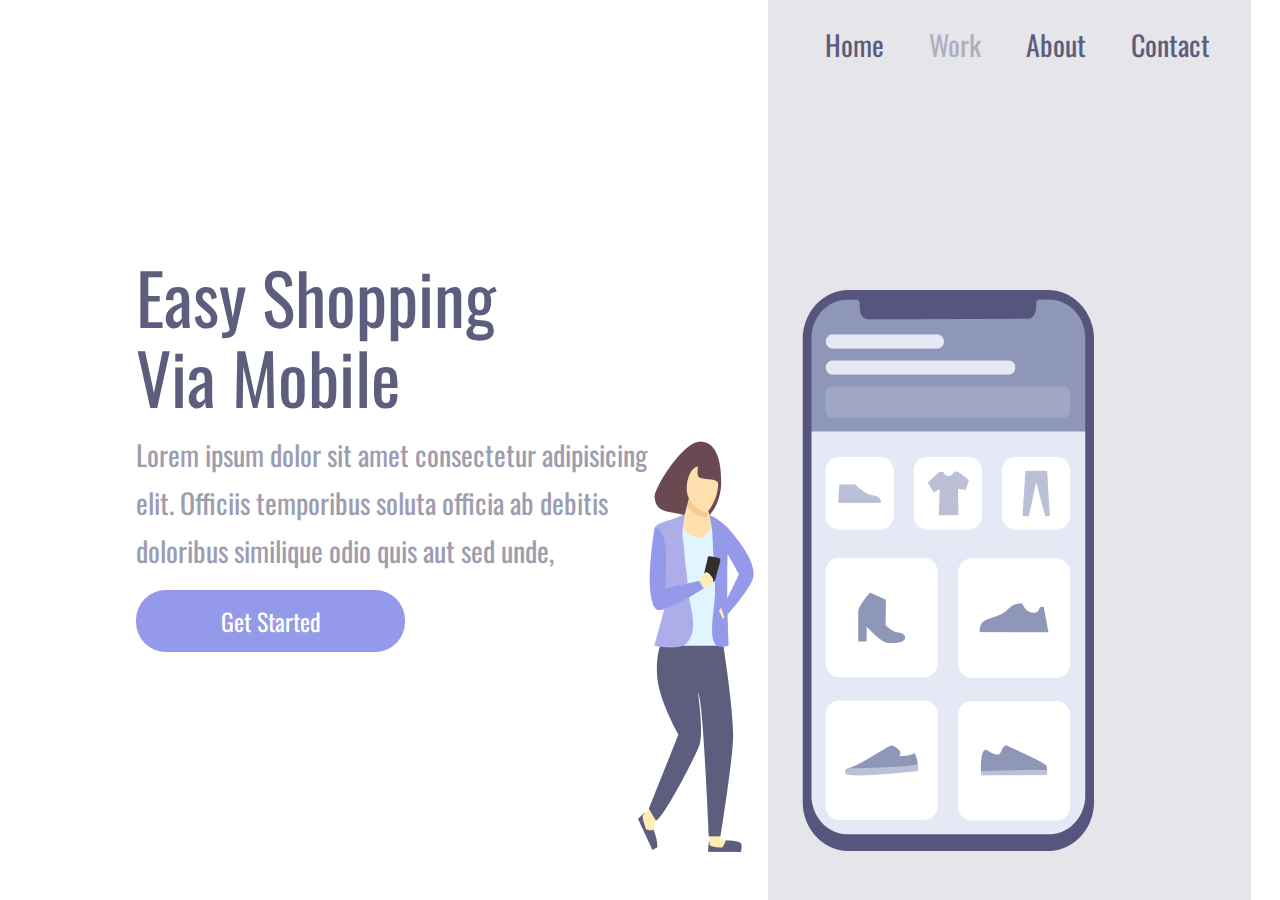
<file: index.html>
<!DOCTYPE html>
<html lang="en">

<head>
    <meta charset="UTF-8">
    <meta name="viewport" content="width=device-width, initial-scale=1.0">
    <link rel="stylesheet" href="stylesheet.css">
    <link rel="preconnect" href="https://fonts.googleapis.com">
    <link rel="preconnect" href="https://fonts.gstatic.com" crossorigin>
    <link href="https://fonts.googleapis.com/css2?family=Oswald:wght@200..700&display=swap" rel="stylesheet">

    <title>CSS Projeto</title>


</head>

<body>
    <div class="wapper">

        <section class="conteiner-left">
            <h1 class="pira"> Easy Shopping Via Mobile</h1>
            <p class="text">Lorem ipsum dolor sit amet consectetur adipisicing elit. Officiis temporibus soluta officia ab
                debitis doloribus
                similique odio quis aut sed unde, 
            </p>
            <button > Get Started</button>
        </section>

        <section class="conteiner-rigth">

            <header>

                <a class="menu">Home</a>
                <a class="menu"> Work</a>
                <a class="menu"> About</a>
                <a class="menu">Contact</a>
            </header>
            <img src="./DESAFIO CSS/HTML/Illustration-3-3.png" alt="foto-girl">

        </section>

    </div>




</body>

</html>
</file>
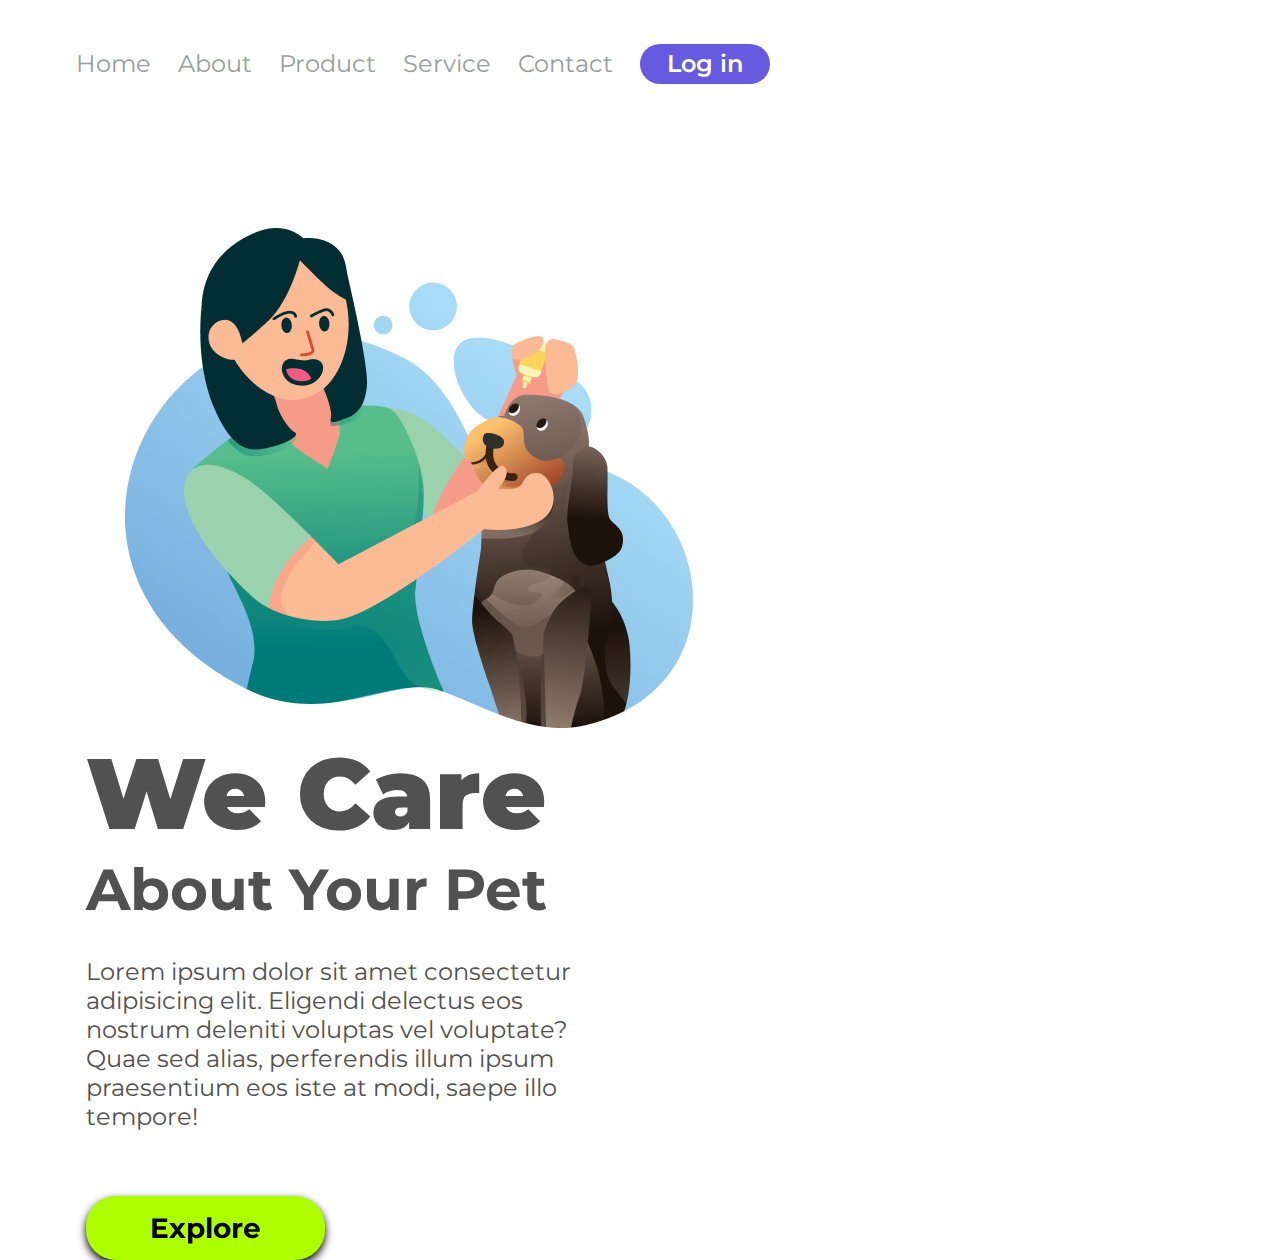
<file: css/index.html>
<!DOCTYPE html>
<html lang="pt-br">

<head>
    <meta charset="UTF-8">
    <meta name="viewport" content="width=device-width, initial-scale=1.0">
    <link rel="stylesheet" href="./style.css">
    <link rel="preconnect" href="https://fonts.googleapis.com">
    <link rel="preconnect" href="https://fonts.gstatic.com" crossorigin>
    <link href="https://fonts.googleapis.com/css2?family=Montserrat:ital,wght@0,100..900;1,100..900&display=swap"
        rel="stylesheet">
    <title>pe Care</title>


</head>

<body>

    <header>
        <a class="link-header">Home</a>
        <a class="link-header">About</a>
        <a class="link-header">Product</a>
        <a class="link-header">Service</a>
        <a class="link-header">Contact</a>
        <button class="button-header">Log in</button>
    </header>
    <main>
        <img src="./img/Illustration 2.png" alt="logo-wercera-logo" class="logo-image">
        <section>
            <h1>We Care</h1>
            <h2>About Your Pet </h2>
            <p>Lorem ipsum dolor sit amet consectetur adipisicing elit. Eligendi delectus eos nostrum deleniti voluptas
                vel
                voluptate? Quae sed alias, perferendis illum ipsum praesentium eos iste at modi, saepe illo tempore!</p>
            <button class="button-2">Explore</button>
        </section>
    </main>


</body>

</html>
</file>
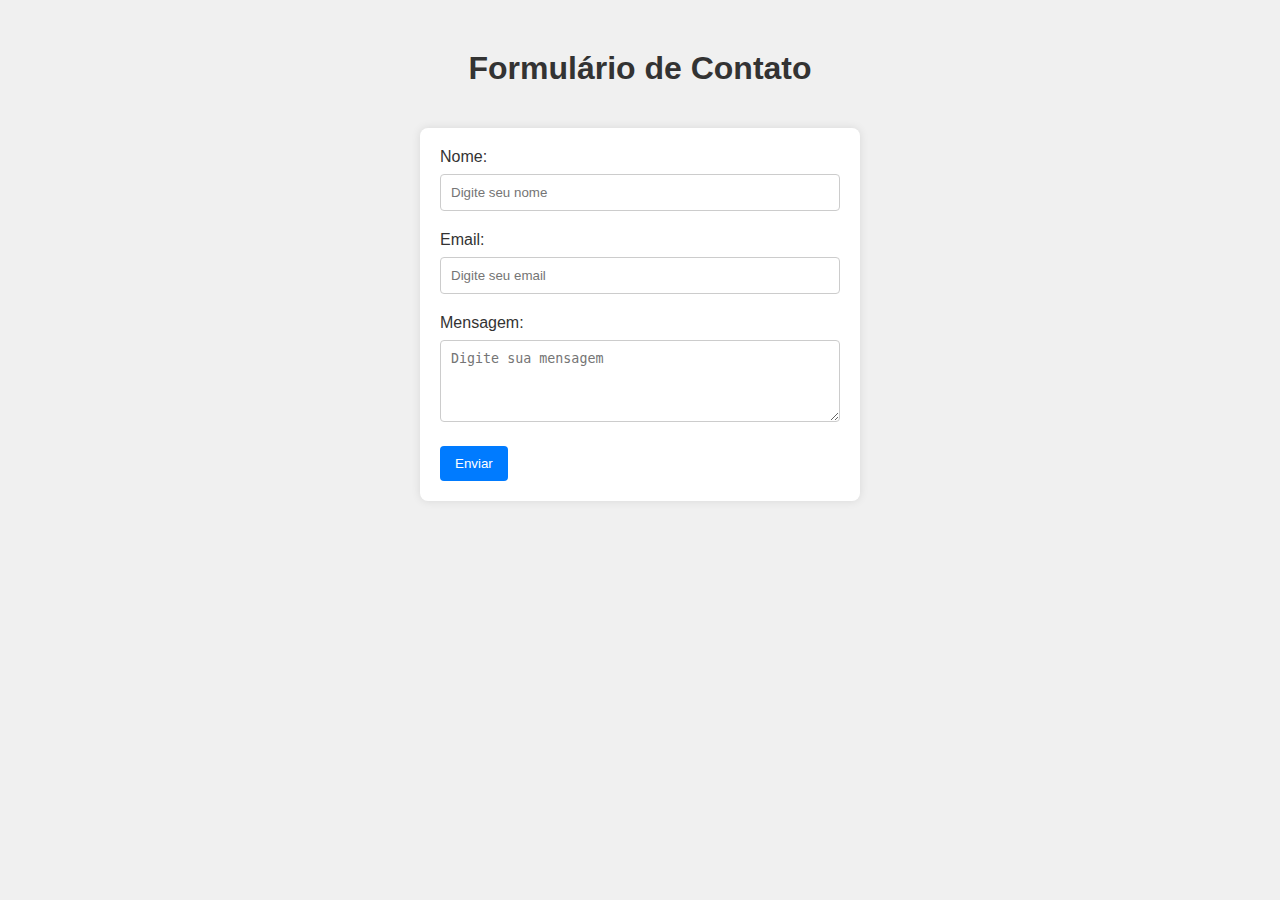
<file: Faculdade-Descomplica/Modulo 10/Aula 01/index.html>
<!--
    CONCEITO
     
    No HTML, usamos <input> e <textarea> para criar campos onde os usuários podem inserir essas informações em uma página web.
    O <input> é um elemento usado para criar vários tipos de campos de entrada de dados em formulários.        
    O <textarea> é um elemento usado para criar campos de entrada de texto multilinha. 
-->

<!DOCTYPE html>
<html lang="pt-BR">
<head>
    <meta charset="UTF-8">
    <meta name="viewport" content="width=device-width, initial-scale=1.0">
    <title>Exemplo de Input e Textarea</title>
    <link rel="stylesheet" href="styles.css"> <!-- Link para o arquivo CSS -->
</head>
<body>
    <h1>Formulário de Contato</h1>

    <!-- Formulário de contato -->
    <form>
        <!-- Campo de texto para o nome -->
        <label for="nome">Nome:</label>
        <input type="text" id="nome" name="nome" placeholder="Digite seu nome">
        
        <!-- Campo de texto para o email -->
        <label for="email">Email:</label>
        <input type="email" id="email" name="email" placeholder="Digite seu email">
        
        <!-- Área de texto para a mensagem -->
        <label for="mensagem">Mensagem:</label>
        <textarea id="mensagem" name="mensagem" rows="4" placeholder="Digite sua mensagem"></textarea>
        
        <!-- Botão para enviar o formulário -->
        <button type="submit">Enviar</button>
    </form>
</body>
</html>
</file>
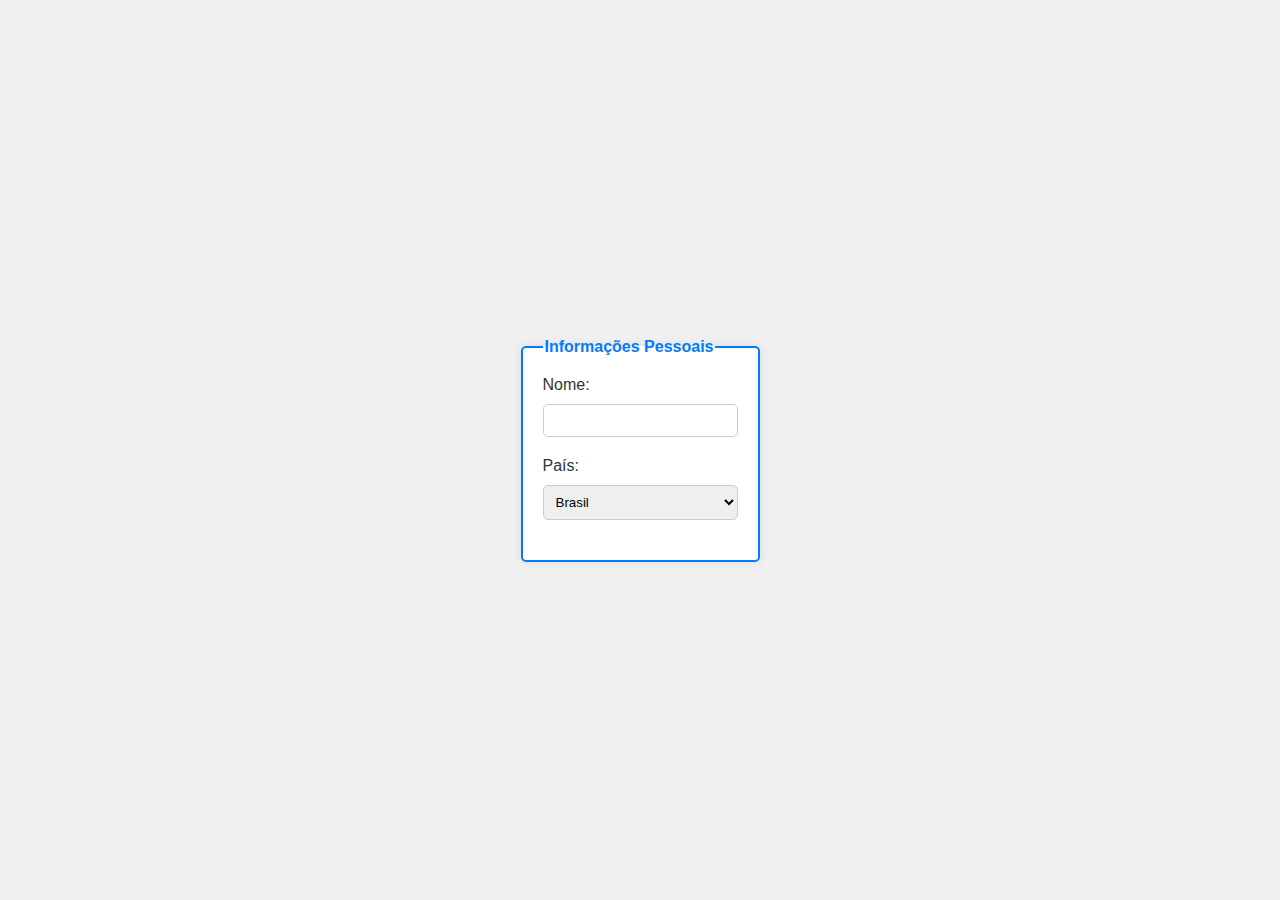
<file: Faculdade-Descomplica/Modulo 10/Aula 02/index.html>
<!--
    CONCEITO

    Um combobox é um campo que combina uma caixa de texto com uma lista de opções que você pode escolher. 
    Pense nele como um menu suspenso (dropdown) que permite selecionar uma opção da lista. 
    No HTML, usamos a tag <select> para criar um combobox, e dentro dela, usamos a tag <option> para listar as opções.

    Um fieldset é uma forma de agrupar vários elementos de um formulário em uma seção com uma borda ao redor, ajudando a organizar melhor as informações. 
    Para criar um fieldset, usamos a tag <fieldset>, e para adicionar um título ou legenda ao grupo, usamos a tag <legend>. 
-->

<!DOCTYPE html>
<html lang="pt-BR">
<head>
    <meta charset="UTF-8">
    <meta name="viewport" content="width=device-width, initial-scale=1.0">
    <title>Exemplo de Combobox e Fieldset</title>
    <link rel="stylesheet" href="styles.css"> <!-- Link para o arquivo CSS -->
</head>
<body>
    <!-- Usando fieldset para agrupar elementos relacionados -->
    <fieldset>
        <legend>Informações Pessoais</legend> <!-- Título do fieldset -->
        
        <!-- Campo de texto para nome -->
        <label for="nome">Nome:</label>
        <input type="text" id="nome" name="nome">
        
        <!-- Combobox (select) para escolher uma opção de país -->
        <label for="pais">País:</label>
        <select id="pais" name="pais">
            <option value="brasil">Brasil</option>
            <option value="argentina">Argentina</option>
            <option value="chile">Chile</option>
        </select>
    </fieldset>
</body>
</html>
</file>
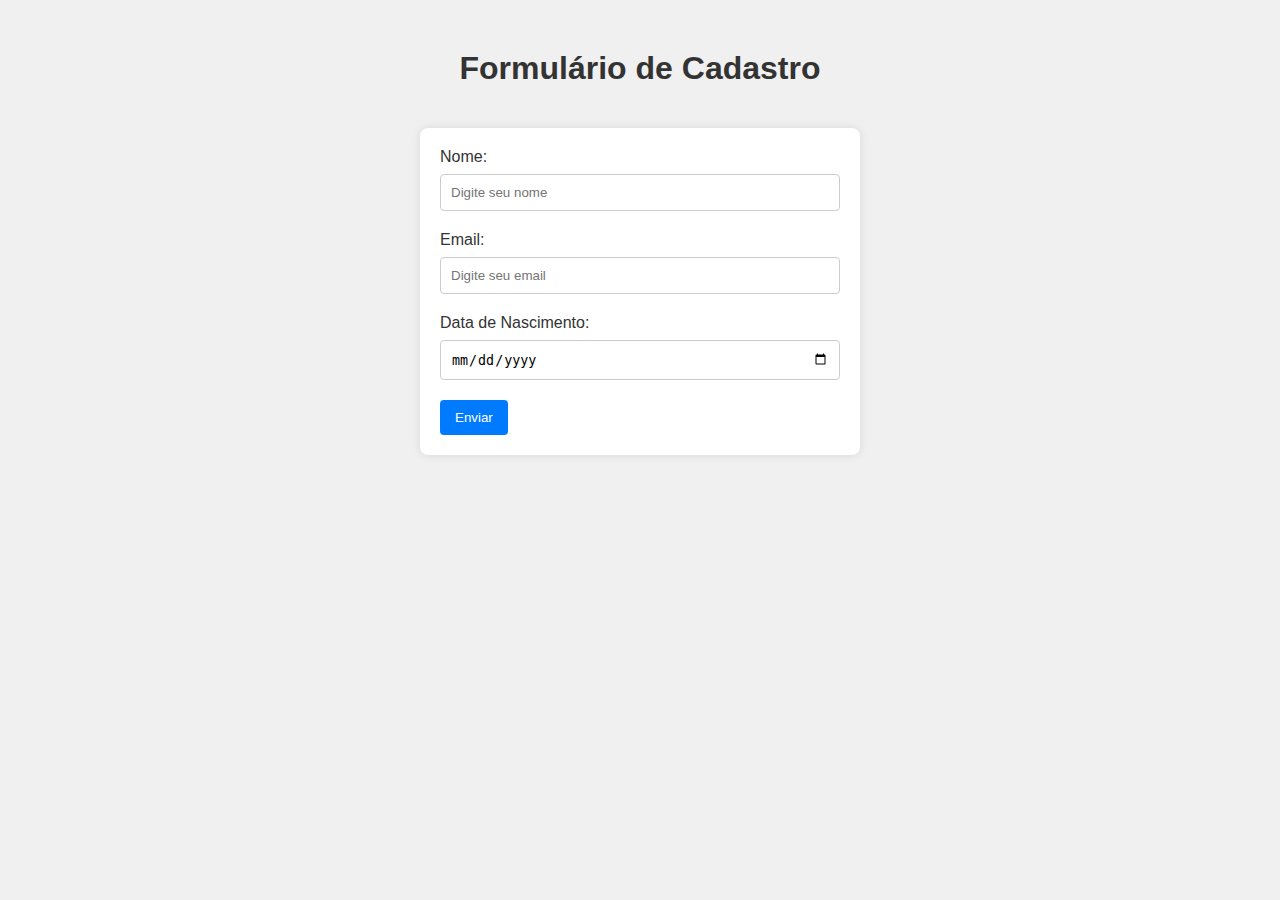
<file: Faculdade-Descomplica/Modulo 10/Aula 03/index.html>
<!--
    CONCEITO

    Um label é uma etiqueta que descreve um campo de um formulário. 
    Ele ajuda a identificar o que o usuário deve inserir em determinado campo. 
    No HTML, usamos a tag <label>. 

    Um campo hidden é um campo de formulário que não é visível para o usuário. 
    Ele é usado para enviar informações que o usuário não precisa ver ou editar. 
    No HTML, usamos a tag <input> com o atributo type="hidden". 

    Um campo de email é um campo de formulário onde o usuário deve inserir um endereço de email. 
    No HTML, usamos a tag <input> com o atributo type="email".

    Um campo de data é um campo de formulário onde o usuário pode selecionar uma data. 
    No HTML, usamos a tag <input> com o atributo type="date".
-->

<!DOCTYPE html>
<html lang="pt-BR">
<head>
    <meta charset="UTF-8">
    <meta name="viewport" content="width=device-width, initial-scale=1.0">
    <title>Exemplo de Label, Hidden, Email e Data</title>
    <link rel="stylesheet" href="styles.css"> <!-- Link para o arquivo CSS -->
</head>
<body>
    <h1>Formulário de Cadastro</h1>

    <!-- Formulário de cadastro -->
    <form>
        <!-- Campo de texto para o nome, com rótulo (label) -->
        <label for="nome">Nome:</label>
        <input type="text" id="nome" name="nome" placeholder="Digite seu nome">
        
        <!-- Campo de email, com rótulo (label) -->
        <label for="email">Email:</label>
        <input type="email" id="email" name="email" placeholder="Digite seu email">
        
        <!-- Campo de data, com rótulo (label) -->
        <label for="dataNascimento">Data de Nascimento:</label>
        <input type="date" id="dataNascimento" name="dataNascimento">
        
        <!-- Campo oculto (hidden) -->
        <input type="hidden" id="userId" name="userId" value="12345">
        
        <!-- Botão para enviar o formulário -->
        <button type="submit">Enviar</button>
    </form>
</body>
</html>
</file>
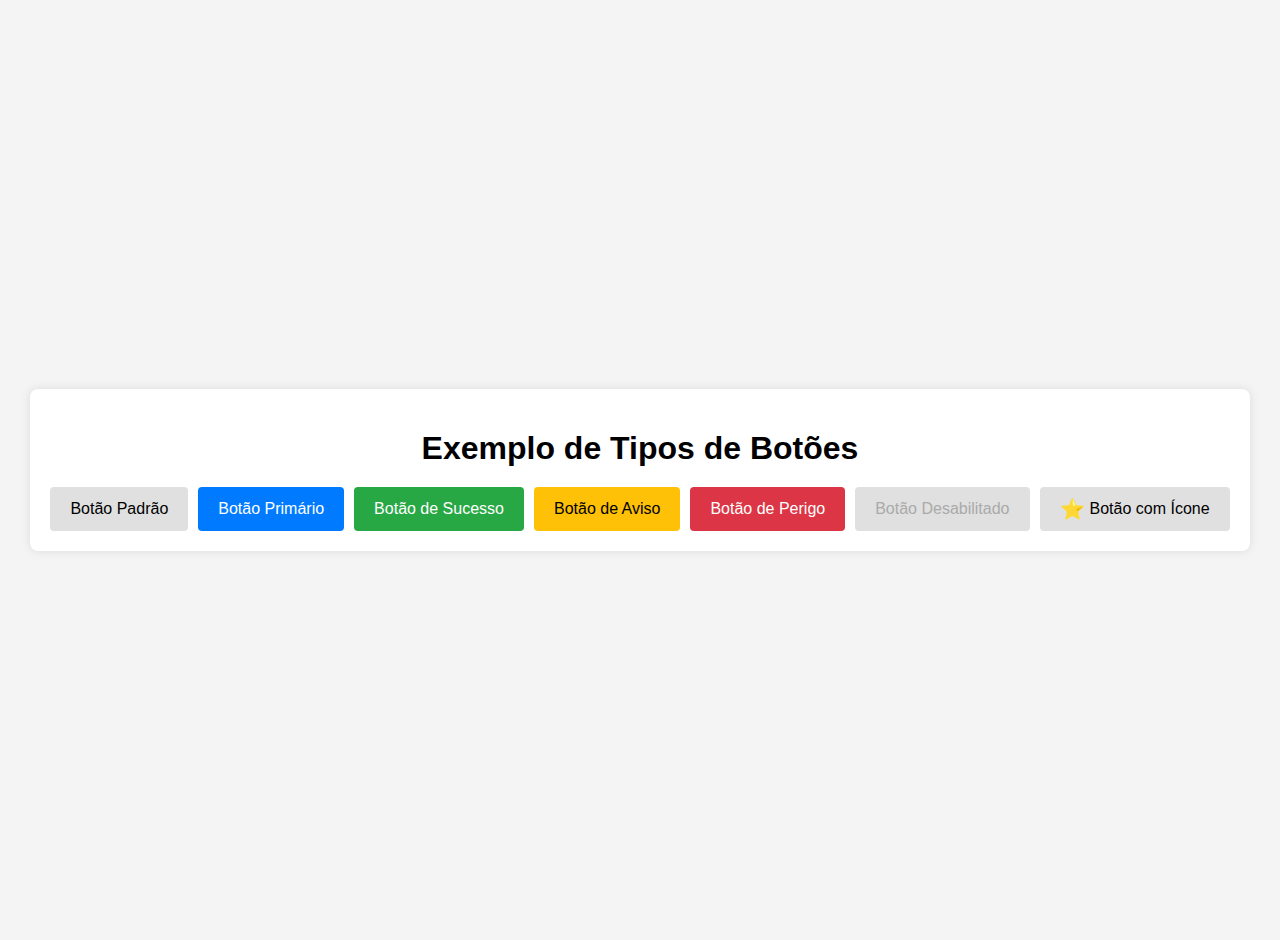
<file: Faculdade-Descomplica/Modulo 10/Aula 04/index.html>
<!--
    CONCEITO

    Um botão simples é um botão que pode ser clicado para realizar alguma ação, como enviar um formulário ou executar um script. 
    
    No HTML, usamos a tag <button> ou a tag <input> com o atributo type="button". 
-->
<!DOCTYPE html>
<html lang="pt-BR"> <!-- Definindo o idioma como português -->
<head>
    <meta charset="UTF-8"> <!-- Definindo a codificação de caracteres -->
    <meta name="viewport" content="width=device-width, initial-scale=1.0"> <!-- Tornando o site responsivo -->
    <title>Exemplo de Tipos de Botões</title>
    <link rel="stylesheet" href="styles.css"> <!-- Link para o arquivo CSS -->
</head>
<body>
    <div class="container">
        <h1>Exemplo de Tipos de Botões</h1>
        <div class="button-group">
            <!-- Botão padrão -->
            <button class="btn">Botão Padrão</button>
            <!-- Botão primário -->
            <button class="btn btn-primary">Botão Primário</button>
            <!-- Botão de sucesso -->
            <button class="btn btn-success">Botão de Sucesso</button>
            <!-- Botão de aviso -->
            <button class="btn btn-warning">Botão de Aviso</button>
            <!-- Botão de perigo -->
            <button class="btn btn-danger">Botão de Perigo</button>
            <!-- Botão desabilitado -->
            <button class="btn btn-disabled" disabled>Botão Desabilitado</button>
            <!-- Botão com ícone -->
            <button class="btn btn-icon"><span class="icon">⭐</span> Botão com Ícone</button>
        </div>
    </div>
</body>
</html>
</file>
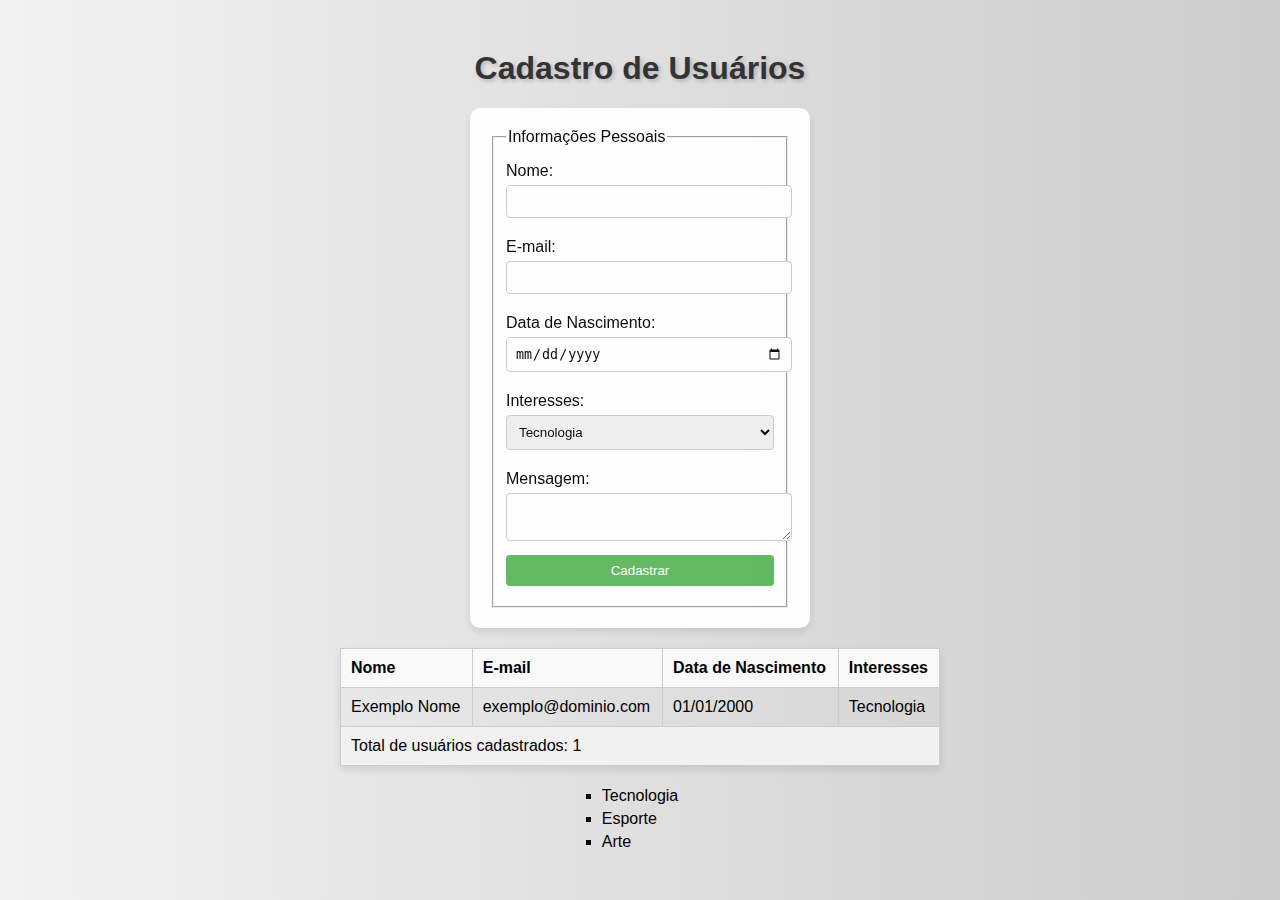
<file: Faculdade-Descomplica/Modulo 10/Pratica/index.html>
<!DOCTYPE html>
<!-- Declaração do tipo de documento HTML -->
<html lang="pt-BR">
<!-- Início do documento HTML, define o idioma da página como português do Brasil -->

<head>
    <!-- Cabeçalho do documento, contém informações de metadados -->
    <meta charset="UTF-8">
    <!-- Define a codificação de caracteres como UTF-8 -->
    <meta name="viewport" content="width=device-width, initial-scale=1.0">
    <!-- Configura a viewport para garantir que a página seja exibida corretamente em dispositivos móveis -->
    <title>Cadastro de Usuários</title>
    <!-- Título da página que aparece na aba do navegador -->
    <link rel="stylesheet" href="styles.css">
    <!-- Link para o arquivo CSS externo que estiliza a página -->
</head>

<body>
    <!-- Corpo do documento, onde o conteúdo visível da página é colocado -->
    <h1>Cadastro de Usuários</h1>
    <!-- Título principal da página -->

    <form>
        <!-- Início do formulário de cadastro -->
        <fieldset>
            <!-- Agrupa os elementos do formulário -->
            <legend>Informações Pessoais</legend>
            <!-- Legenda para o grupo de campos do formulário -->

            <label for="nome">Nome:</label>
            <!-- Rótulo para o campo de entrada do nome -->
            <input type="text" id="nome" name="nome">
            <!-- Campo de entrada de texto para o nome -->

            <label for="email">E-mail:</label>
            <!-- Rótulo para o campo de entrada de e-mail -->
            <input type="email" id="email" name="email">
            <!-- Campo de entrada de e-mail -->

            <label for="data-nascimento">Data de Nascimento:</label>
            <!-- Rótulo para o campo de entrada de data de nascimento -->
            <input type="date" id="data-nascimento" name="data-nascimento">
            <!-- Campo de entrada de data -->

            <label for="interesses">Interesses:</label>
            <!-- Rótulo para o campo de seleção de interesses -->
            <select id="interesses" name="interesses">
                <!-- Campo de seleção com opções -->
                <option value="tecnologia">Tecnologia</option>
                <!-- Opção Tecnologia -->
                <option value="esporte">Esporte</option>
                <!-- Opção Esporte -->
                <option value="arte">Arte</option>
                <!-- Opção Arte -->
            </select>

            <label for="mensagem">Mensagem:</label>
            <!-- Rótulo para o campo de texto -->
            <textarea id="mensagem" name="mensagem"></textarea>
            <!-- Campo de texto para mensagem -->

            <button type="submit">Cadastrar</button>
            <!-- Botão de envio do formulário -->
        </fieldset>
    </form>

    <table>
        <!-- Início da tabela -->
        <thead>
            <!-- Cabeçalho da tabela -->
            <tr>
                <!-- Linha do cabeçalho -->
                <th>Nome</th>
                <!-- Cabeçalho da coluna Nome -->
                <th>E-mail</th>
                <!-- Cabeçalho da coluna E-mail -->
                <th>Data de Nascimento</th>
                <!-- Cabeçalho da coluna Data de Nascimento -->
                <th>Interesses</th>
                <!-- Cabeçalho da coluna Interesses -->
            </tr>
        </thead>
        <tbody>
            <!-- Corpo da tabela -->
            <tr>
                <!-- Linha de dados da tabela -->
                <td>Exemplo Nome</td>
                <!-- Coluna com o nome de exemplo -->
                <td>exemplo@dominio.com</td>
                <!-- Coluna com o e-mail de exemplo -->
                <td>01/01/2000</td>
                <!-- Coluna com a data de nascimento de exemplo -->
                <td>Tecnologia</td>
                <!-- Coluna com o interesse de exemplo -->
            </tr>
        </tbody>
        <tfoot>
            <!-- Rodapé da tabela -->
            <tr>
                <td colspan="4">Total de usuários cadastrados: 1</td>
                <!-- Rodapé com a contagem total de usuários cadastrados -->
            </tr>
        </tfoot>
    </table>

    <ul>
        <!-- Lista não ordenada -->
        <li>Tecnologia</li>
        <!-- Item da lista: Tecnologia -->
        <li>Esporte</li>
        <!-- Item da lista: Esporte -->
        <li>Arte</li>
        <!-- Item da lista: Arte -->
    </ul>
</body>

</html>
<!-- Fim do documento HTML -->
</file>
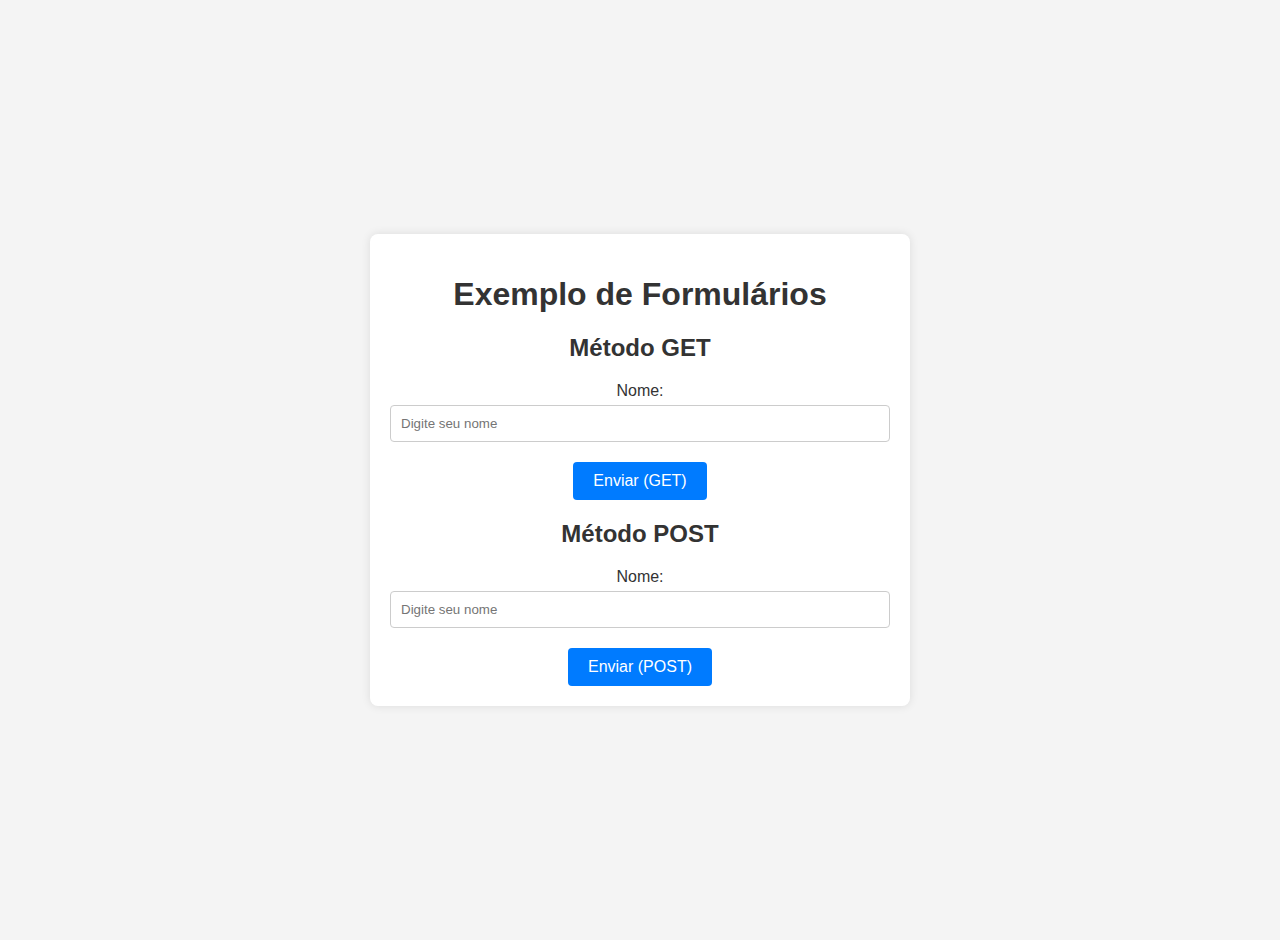
<file: Faculdade-Descomplica/Modulo 11/Aula 01/index.html>
<!--
    CONCEITO

    O método GET é usado para enviar dados do formulário anexando-os à URL da página. 
    Ele é útil quando você quer que os dados enviados possam ser vistos na barra de endereços do navegador. 
    Por exemplo, se você estiver fazendo uma busca e quiser compartilhar o link com os resultados, o método GET é útil.

    O método POST é usado para enviar dados do formulário de uma maneira que não fique visível na URL. 
    Ele é mais seguro para enviar informações sensíveis, como senhas, porque os dados são enviados no corpo da solicitação HTTP. 
-->
<!DOCTYPE html>
<html lang="pt-BR"> <!-- Definindo o idioma como português -->
<head>
    <meta charset="UTF-8"> <!-- Definindo a codificação de caracteres -->
    <meta name="viewport" content="width=device-width, initial-scale=1.0"> <!-- Tornando o site responsivo -->
    <title>Exemplo de Métodos de Envio de Formulário</title>
    <link rel="stylesheet" href="styles.css"> <!-- Link para o arquivo CSS -->
</head>
<body>
    <div class="container">
        <h1>Exemplo de Formulários</h1>
        
        <!-- Formulário utilizando o método GET -->
        <form method="GET" action="/pagina-de-destino-get">
            <h2>Método GET</h2>
            <!-- Campo de texto para nome -->
            <label for="nome-get">Nome:</label>
            <input type="text" id="nome-get" name="nome" placeholder="Digite seu nome">
            <!-- Botão para enviar o formulário -->
            <button type="submit">Enviar (GET)</button>
        </form>

        <!-- Formulário utilizando o método POST -->
        <form method="POST" action="/pagina-de-destino-post">
            <h2>Método POST</h2>
            <!-- Campo de texto para nome -->
            <label for="nome-post">Nome:</label>
            <input type="text" id="nome-post" name="nome" placeholder="Digite seu nome">
            <!-- Botão para enviar o formulário -->
            <button type="submit">Enviar (POST)</button>
        </form>
    </div>
</body>
</html>
</file>
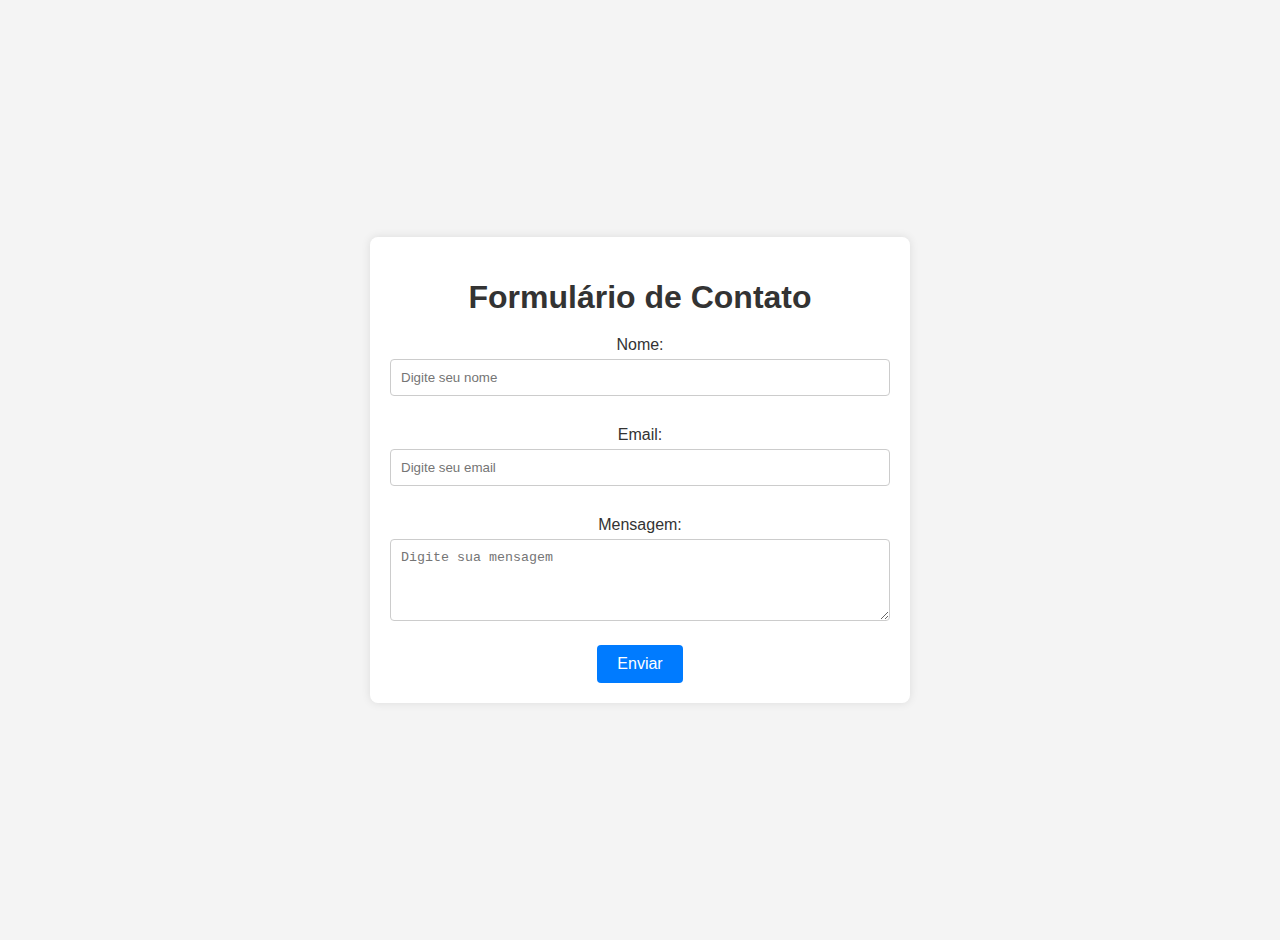
<file: Faculdade-Descomplica/Modulo 11/Aula 02/index.html>
<!--
    CONCEITO

    Um formulário é uma área em uma página web onde os usuários podem inserir dados e depois enviá-los para um servidor. 
    Os formulários são usados para coisas como logins, registros, buscas e muito mais.

    Submeter um formulário significa enviar os dados que o usuário inseriu para um servidor para processamento. 
-->

<!DOCTYPE html>
<html lang="pt-BR"> <!-- Definindo o idioma como português -->
<head>
    <meta charset="UTF-8"> <!-- Definindo a codificação de caracteres -->
    <meta name="viewport" content="width=device-width, initial-scale=1.0"> <!-- Tornando o site responsivo -->
    <title>Exemplo de Submissão de Formulário</title>
    <link rel="stylesheet" href="styles.css"> <!-- Link para o arquivo CSS -->
</head>
<body>
    <div class="container">
        <h1>Formulário de Contato</h1>

        <!-- Formulário para submissão -->
        <!--
            <form>: O elemento form é usado para criar um formulário. 
            O atributo action especifica a URL para a qual os dados do formulário serão enviados. 
            O atributo method especifica o método de envio, que pode ser GET ou POST. 
            Neste exemplo, usamos POST para enviar os dados de forma oculta.

            <button>: O elemento button com type="submit" é usado para criar um botão que envia os dados do formulário.
        -->
        <form action="/pagina-de-destino" method="POST">
            <!-- Campo de texto para o nome -->
            <label for="nome">Nome:</label>
            <input type="text" id="nome" name="nome" placeholder="Digite seu nome">
            
            <!-- Campo de email -->
            <label for="email">Email:</label>
            <input type="email" id="email" name="email" placeholder="Digite seu email">
            
            <!-- Área de texto para a mensagem -->
            <label for="mensagem">Mensagem:</label>
            <textarea id="mensagem" name="mensagem" rows="4" placeholder="Digite sua mensagem"></textarea>
            
            <!-- Botão para enviar o formulário -->
            <button type="submit">Enviar</button>
        </form>
    </div>
</body>
</html>
</file>
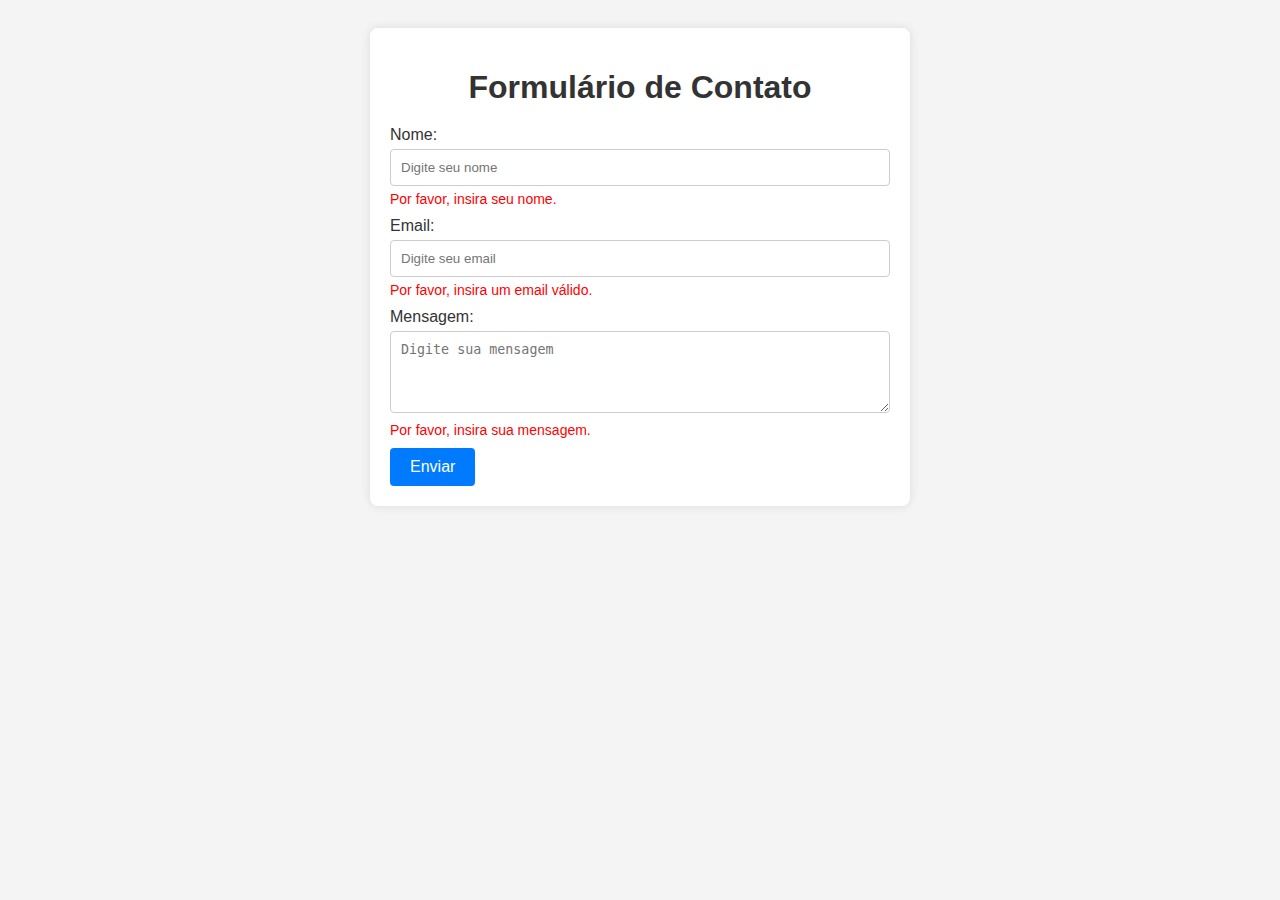
<file: Faculdade-Descomplica/Modulo 11/Aula 03/index.html>
<!--
    CONCEITO

    Uma mensagem de erro é um aviso que aparece quando algo dá errado em um formulário ou página web. 
    Por exemplo, se você deixar um campo obrigatório vazio ou digitar um email em um formato incorreto, uma mensagem de erro pode aparecer para avisar você sobre o problema.
-->

<!DOCTYPE html>
<html lang="pt-BR"> <!-- Definindo o idioma como português -->
<head>
    <meta charset="UTF-8"> <!-- Definindo a codificação de caracteres -->
    <meta name="viewport" content="width=device-width, initial-scale=1.0"> <!-- Tornando o site responsivo -->
    <title>Exemplo de Mensagem de Erro</title>
    <!-- Link para o arquivo CSS personalizado -->
    <link rel="stylesheet" href="styles.css">
</head>
<body>
    <div class="container">
        <h1>Formulário de Contato</h1>

        <!-- Formulário para submissão -->
        <form>
            <!-- Campo de texto para o nome -->
            <label for="nome">Nome:</label>
            <input type="text" id="nome" name="nome" placeholder="Digite seu nome" required>
            <span class="error-message">Por favor, insira seu nome.</span>
            
            <!-- Campo de email -->
            <label for="email">Email:</label>
            <input type="email" id="email" name="email" placeholder="Digite seu email" required>
            <span class="error-message">Por favor, insira um email válido.</span>
            
            <!-- Área de texto para a mensagem -->
            <label for="mensagem">Mensagem:</label>
            <textarea id="mensagem" name="mensagem" rows="4" placeholder="Digite sua mensagem" required></textarea>
            <span class="error-message">Por favor, insira sua mensagem.</span>
            
            <!-- Botão para enviar o formulário -->
            <button type="submit">Enviar</button>
        </form>
    </div>
</body>
</html>
</file>
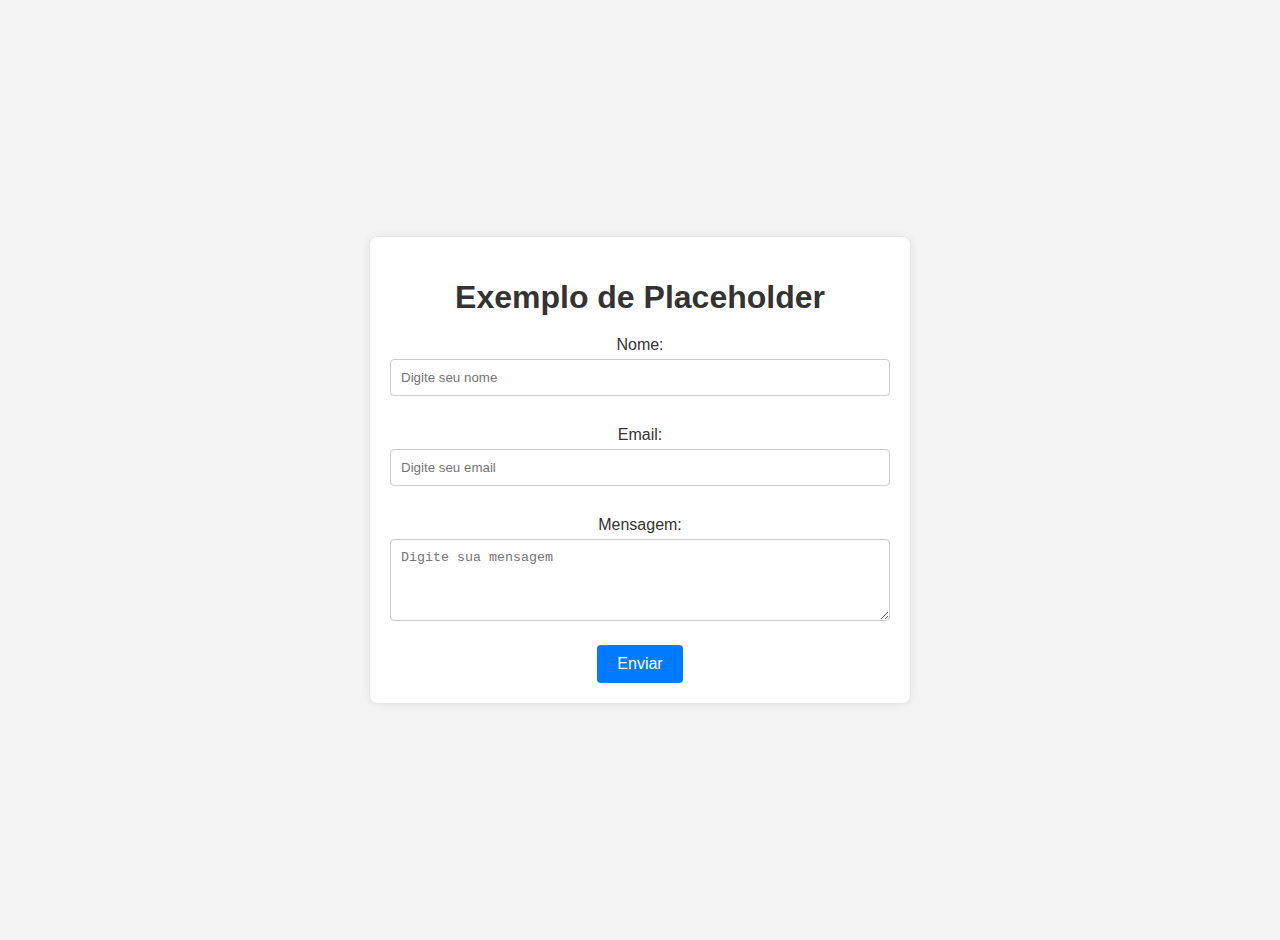
<file: Faculdade-Descomplica/Modulo 11/Aula 04/index.html>
<!--
    CONCEITO

    O atributo placeholder é usado em campos de entrada de formulário para mostrar um texto de dica que aparece dentro do campo antes do usuário começar a digitar. 
    Esse texto ajuda a explicar ao usuário o que deve ser inserido naquele campo.

    Você adiciona o atributo placeholder dentro da tag <input> ou <textarea> e define o texto de dica que deseja mostrar.
-->

<!DOCTYPE html>
<html lang="pt-BR"> <!-- Definindo o idioma como português -->
<head>
    <meta charset="UTF-8"> <!-- Definindo a codificação de caracteres -->
    <meta name="viewport" content="width=device-width, initial-scale=1.0"> <!-- Tornando o site responsivo -->
    <title>Exemplo de Placeholder</title>
    <link rel="stylesheet" href="styles.css"> <!-- Link para o arquivo CSS -->
</head>
<body>
    <div class="container">
        <h1>Exemplo de Placeholder</h1>

        <!-- Formulário para demonstração do atributo placeholder -->
        <form>
            <!-- Campo de texto com placeholder -->
            <label for="nome">Nome:</label>
            <input type="text" id="nome" name="nome" placeholder="Digite seu nome">
            
            <!-- Campo de email com placeholder -->
            <label for="email">Email:</label>
            <input type="email" id="email" name="email" placeholder="Digite seu email">
            
            <!-- Área de texto com placeholder -->
            <label for="mensagem">Mensagem:</label>
            <textarea id="mensagem" name="mensagem" rows="4" placeholder="Digite sua mensagem"></textarea>
            
            <!-- Botão para enviar o formulário -->
            <button type="submit">Enviar</button>
        </form>
    </div>
</body>
</html>
</file>
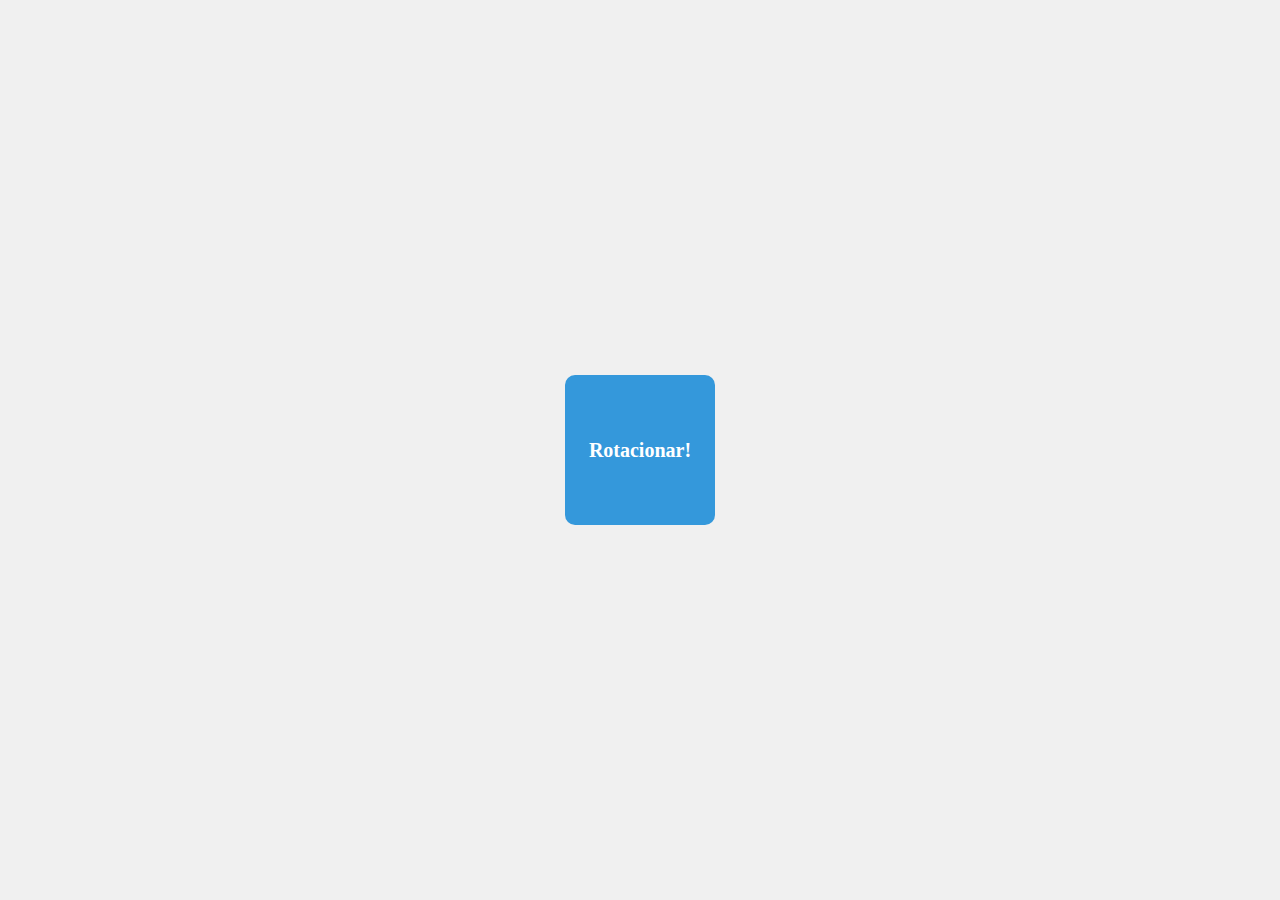
<file: Faculdade-Descomplica/Modulo 12/Aula 01/index.html>
<!--
    CONCEITO
    O efeito rotate é uma transformação que você pode aplicar a elementos HTML para girá-los em torno de um ponto central. 
    Esse efeito é feito usando CSS, a linguagem de estilo usada para definir a aparência das páginas web.

    Para girar um elemento, usamos a propriedade transform junto com o valor rotate no CSS. 
    O valor rotate especifica o ângulo de rotação em graus (°).
-->

<!DOCTYPE html>
<html lang="pt-BR"> <!-- Definindo o idioma como português -->
<head>
    <meta charset="UTF-8"> <!-- Definindo a codificação de caracteres -->
    <meta name="viewport" content="width=device-width, initial-scale=1.0"> <!-- Tornando o site responsivo -->
    <title>Exemplo de Efeito Rotate</title>
    <!-- Link para o arquivo CSS -->
    <link rel="stylesheet" href="styles.css">
</head>
<body>
    <!-- Div com a classe 'box' que aplicará o efeito de rotação -->
    <div class="box">Rotacionar!</div>
</body>
</html>
</file>
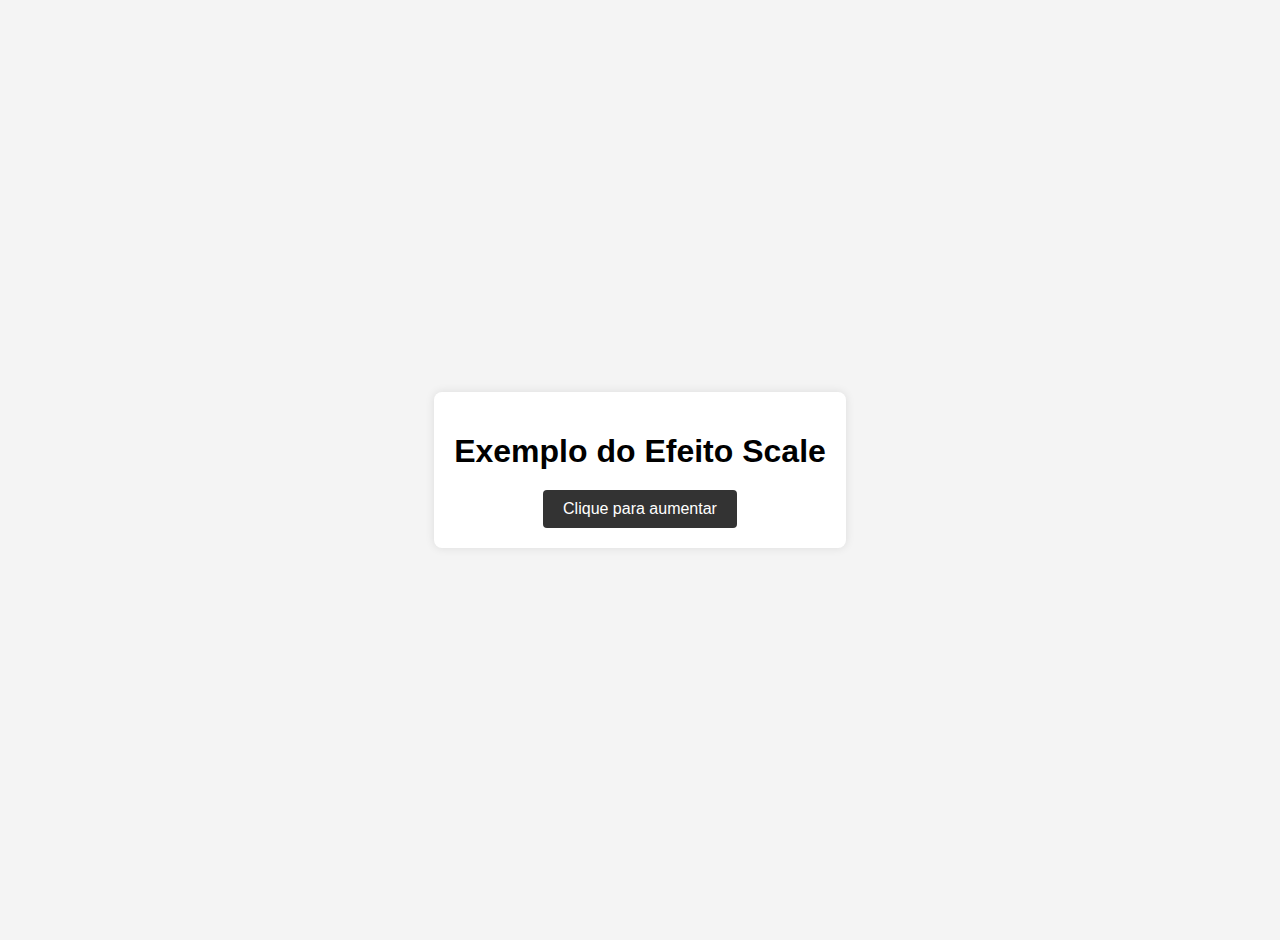
<file: Faculdade-Descomplica/Modulo 12/Aula 02/index.html>
<!--
    CONCEITO

    O efeito scale é uma transformação que você pode aplicar a elementos HTML para aumentar ou diminuir o tamanho deles. 
    Esse efeito é feito usando CSS, a linguagem de estilo usada para definir a aparência das páginas web.

    Para redimensionar um elemento, usamos a propriedade transform junto com o valor scale no CSS. 
    O valor scale especifica o quanto queremos aumentar ou diminuir o tamanho do elemento.
-->
<!DOCTYPE html>
<html lang="pt-BR"> <!-- Definindo o idioma como português -->
<head>
    <meta charset="UTF-8"> <!-- Definindo a codificação de caracteres -->
    <meta name="viewport" content="width=device-width, initial-scale=1.0"> <!-- Tornando o site responsivo -->
    <title>Exemplo do Efeito Scale</title>
    <link rel="stylesheet" href="styles.css"> <!-- Link para o arquivo CSS -->
</head>
<body>
    <div class="container">
        <h1>Exemplo do Efeito Scale</h1>
        <!-- Botão que receberá o efeito de escala -->
        <button id="scaleButton">Clique para aumentar</button>
    </div>
    <script>
        // Seleciona o botão pelo ID
        const button = document.getElementById('scaleButton');

        // Adiciona um evento de clique ao botão
        button.addEventListener('click', function () {
            // Adiciona a classe 'scale' ao botão quando ele é clicado
            button.classList.toggle('scale');
        });
    </script>
</body>
</html>
</file>
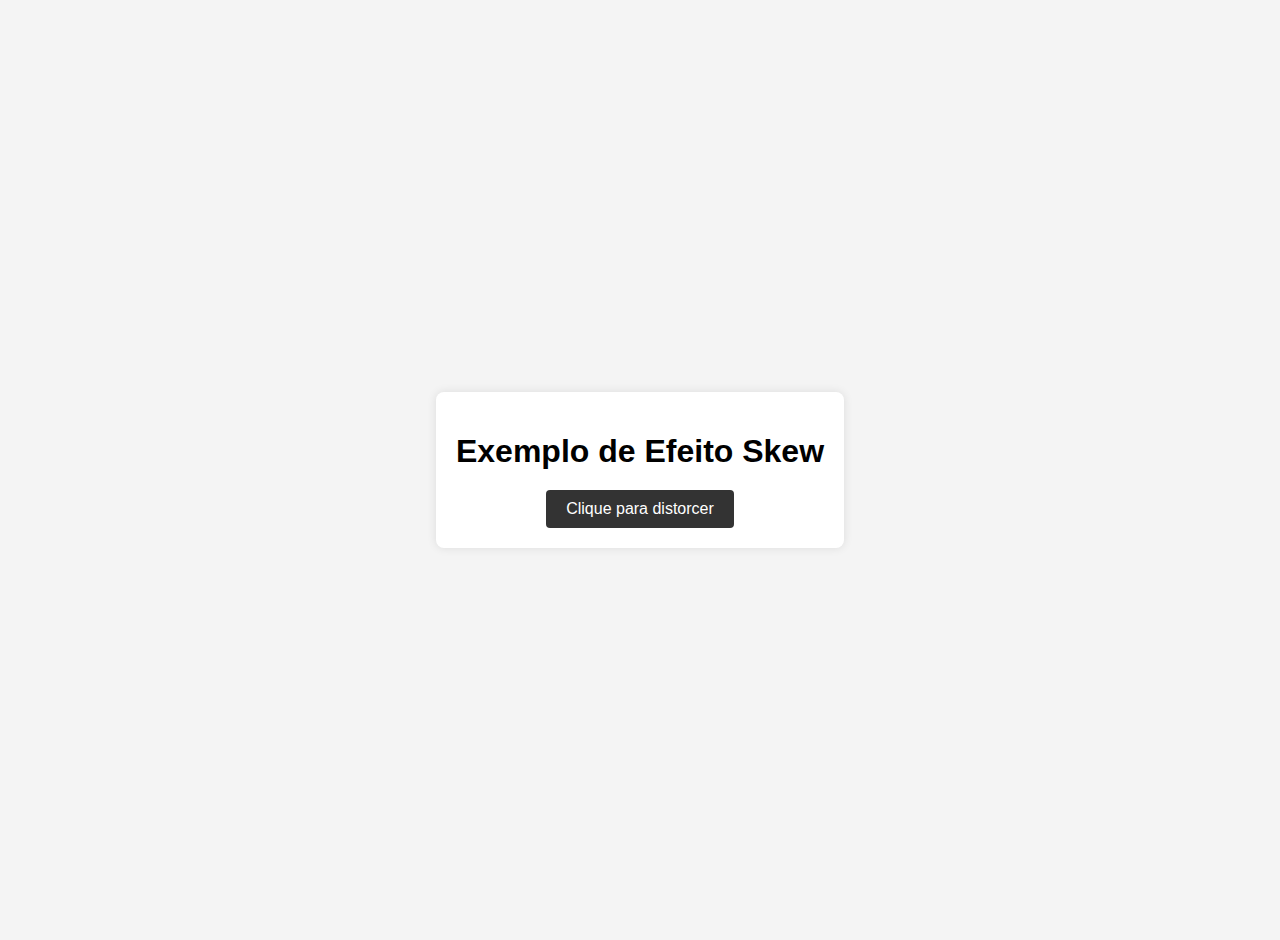
<file: Faculdade-Descomplica/Modulo 12/Aula 03/index.html>
<!--
    CONCEITO
    
    O efeito skew é uma transformação que você pode aplicar a elementos HTML para incliná-los horizontalmente ou verticalmente, distorcendo a forma original. 
    É como se você puxasse as bordas de um elemento para os lados ou para cima e para baixo, criando um efeito de inclinação ou distorção.

    Para inclinar um elemento, usamos a propriedade transform junto com o valor skew no CSS. 
    Podemos especificar a inclinação em graus (°) tanto para o eixo horizontal (X) quanto para o eixo vertical (Y).
-->

<!DOCTYPE html>
<html lang="pt-BR"> <!-- Definindo o idioma como português -->
<head>
    <meta charset="UTF-8"> <!-- Definindo a codificação de caracteres -->
    <meta name="viewport" content="width=device-width, initial-scale=1.0"> <!-- Tornando o site responsivo -->
    <title>Exemplo de Efeito Skew</title>
    <link rel="stylesheet" href="styles.css"> <!-- Link para o arquivo CSS -->
</head>
<body>
    <div class="container">
        <h1>Exemplo de Efeito Skew</h1>
        <!-- Botão que receberá o efeito de distorção -->
        <button id="skewButton">Clique para distorcer</button>
    </div>
    <script>
        // Seleciona o botão pelo ID
        const button = document.getElementById('skewButton');

        // Adiciona um evento de clique ao botão
        button.addEventListener('click', function () {
            // Adiciona a classe 'skew' ao botão quando ele é clicado
            button.classList.toggle('skew');
        });
    </script>
</body>
</html>
</file>
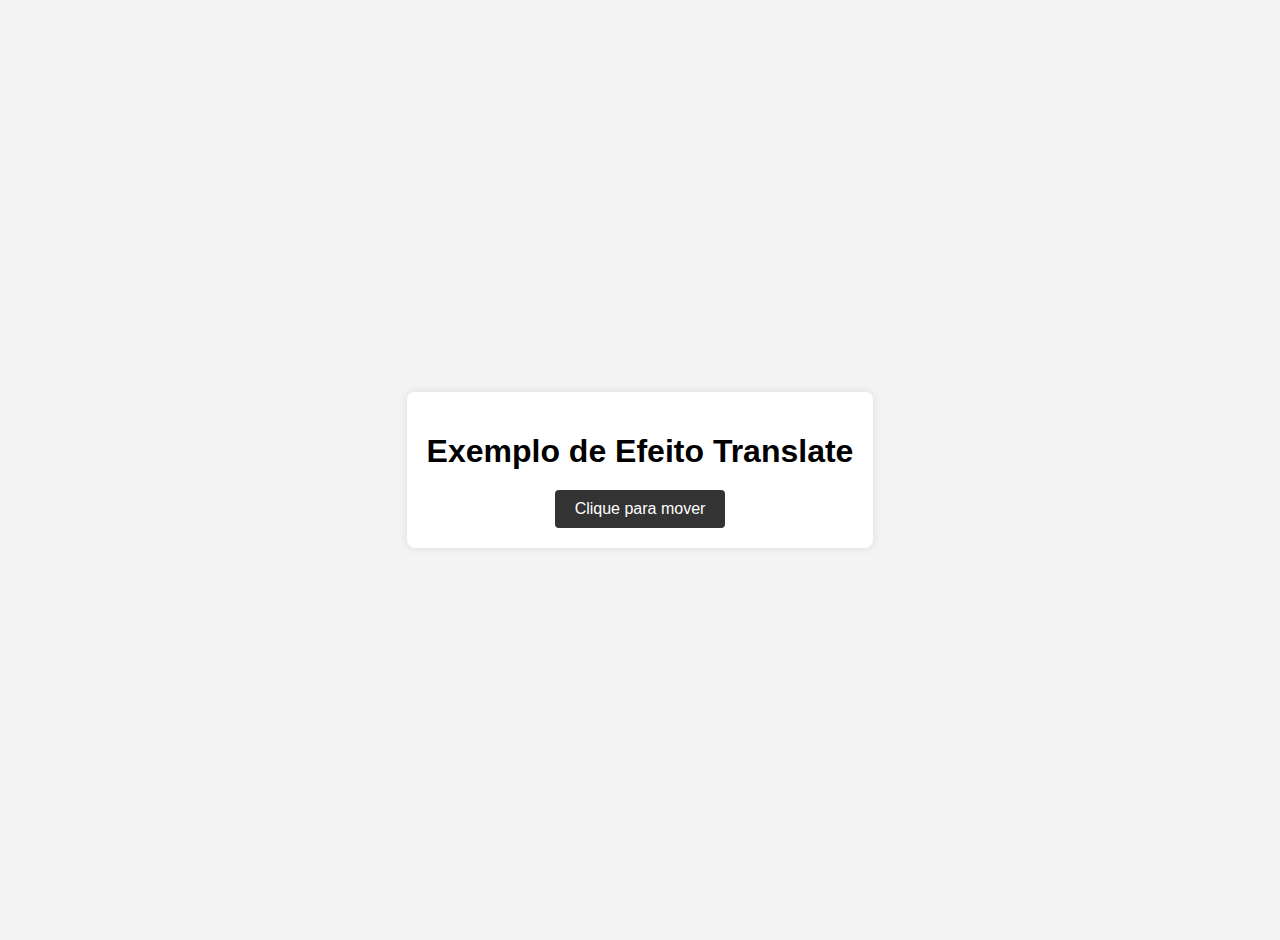
<file: Faculdade-Descomplica/Modulo 12/Aula 04/index.html>
<!--
    CONCEITO

    O efeito translate é uma transformação que você pode aplicar a elementos HTML para movê-los de um lugar para outro na página. 
    Esse efeito é feito usando CSS, a linguagem de estilo usada para definir a aparência das páginas web.

    Para mover um elemento, usamos a propriedade transform junto com o valor translate no CSS. 
    Podemos especificar a distância que queremos mover o elemento nos eixos horizontal (X) e vertical (Y).
-->
<!DOCTYPE html>
<html lang="pt-BR"> <!-- Definindo o idioma como português -->
<head>
    <meta charset="UTF-8"> <!-- Definindo a codificação de caracteres -->
    <meta name="viewport" content="width=device-width, initial-scale=1.0"> <!-- Tornando o site responsivo -->
    <title>Exemplo de Efeito Translate</title>
    <!-- Link para o arquivo CSS -->
    <link rel="stylesheet" href="styles.css">
</head>
<body>
    <div class="container">
        <h1>Exemplo de Efeito Translate</h1>
        <!-- Botão que receberá o efeito de tradução -->
        <button id="translateButton">Clique para mover</button>
    </div>
    <script>
        // Seleciona o botão pelo ID
        const button = document.getElementById('translateButton');

        // Adiciona um evento de clique ao botão
        button.addEventListener('click', function () {
            // Adiciona a classe 'translate' ao botão quando ele é clicado
            button.classList.toggle('translate');
        });
    </script>
</body>
</html>
</file>
<file: stylesheet.css>
* {
    font-family: "Oswald",  Arial, Helvetica, sans-serif;
    color: #5D5D7D;
    padding: 0px;
    margin: 0px;
    box-sizing: border-box;
    font-weight: 400;
}

.waaper {
    height: 100vh;
    width: 100vh;

}

.conteiner-left {
    display: inline-block;
    width: 60%;
    font-size: 28px;
    line-height: 48px;
    height: 144px;
    padding-left: 136px;
    margin-top: 20%;


}

.conteiner-rigth {
    display: inline-block;
    background: rgba(93, 93, 125, 0.16);
    height: 100vh;
  
    position: absolute;


}

button {
     background: #9499EA;
    height: 62px;
    width: 269px;
    font-size: 24px;
    line-height: 36px;
    text-align: center;
    border: none;
    border-radius: 30px;
    color: #ffffff;
    cursor: pointer;
    box-shadow: 0px 10px 24px rgba(148, 153, 234, 0.00979959);
  
}
   


.pira {
    height: 160px;
    width: 368px;
    font-size: 70px;
    font-weight: 400;
    line-height: 80px;

}

.text {
    font-size: 28px;
    line-height: 48px;
    height: 144px;
    opacity: 0.6;
    margin: 15px 0;
    width: 540px;
}

img {
    position: relative;
    top: 25%;
    right: 130px;
}

button:hover {
    opacity: 0.8;
}

button:active {
    opacity: 0.5;
}

.menu {
    font-size: 28px;
    line-height: 41px;
    color: #5D5D7D;
    margin-right: 41px;
    cursor: pointer;

}

a:nth-child(2) {
    opacity: 0.4;
}

a:hover {
    opacity: 0.4;
}

a:active {
    opacity: 0.8;
}

header {
    margin: 24px 0 0 57px;
}

@media screen and (max-width:900px) {
    .conteiner-left {
        width: 100%;
        height: 50%;
        padding: 0;
        margin: 0;
    }

    .conteiner-rigth {
        display: block;
        height: 50%;
        padding: 0;
        margin: 0;
        position:static;
        padding: 40px;
    }
img {
    position:static ;
    max-width:  90%;
}
 
header {
    display: none ;
}
.pira{
    font-size: 36px;
    line-height: 52px;
    width: auto;
    margin: 58px 50px 0 50px; 
    text-align: center;


}
.text{
    margin: 15px 40px;
    width: auto;
    text-align: center;
    font-size: 14px;
    line-height: 24px;
}
button { 
    margin: 0 auto;
    display: block;
    margin-bottom: 20%;
    

}


}
</file>
<file: css/style.css>
* {
    font-family: "Montserrat", serif;
    margin: 0;
    padding: 0;
    box-sizing: border-box;
}

header {
    margin: 44px 0 144px 76px;
}

.link-header {
    font-weight: 600px;
    font-size: 24px;
    line-height: 29px;
    color: #989D9C;
    cursor: pointer;
    margin-right: 23px;
}

.button-header {
    width: 130px;
    height: 40px;
    background: #665ae1;
    border-radius: 20.5px;
    border: none;
    font-weight: 600;
    font-size: 24px;
    line-height: 28px;
    color: #ffffff;
    cursor: pointer;


}

.logo-image {
    width: 568px;
    height: 500px;
    margin-left: 125px;
    display: inline-block;
}

section {
    display: inline-block;
    margin-left: 86px ;
}

h1 {

    font-weight: 900;
    font-size: 100px;
    line-height: 122px;
    color: #515151;
}

h2 {
    font-size: 500;
    font-size: 58px;
    line-height: 71px;
    color: #515151;
}
p{
    font-weight: 400;
    font-size: 24px;
    line-height: 29px;
    color: #515151;
    width: 515px;
    margin-top: 32px;
    margin-bottom:  65px; ;
}
.button-2 {
  background: #ADFF00; 
  border-radius: 30px;
  width:239px;
  height: 64px;
  border: none;
  font-size: 28px;
  cursor: pointer;
  filter: drop-shadow(0px 4px 4px );
  font-size: 28px;
  font-weight: 700;
  line-height: 34px;
  color: #000000;

  



}
</file>
<file: Faculdade-Descomplica/Modulo 10/Aula 01/styles.css>
/* Estilizando o body para centralizar o conteúdo */
body {
    font-family: Arial, sans-serif;
    margin: 0;
    padding: 0;
    display: flex;
    flex-direction: column;
    align-items: center;
    background-color: #f0f0f0;
}

/* Estilizando o cabeçalho */
h1 {
    color: #333;
    margin-top: 50px;
}

/* Estilizando o formulário */
form {
    background-color: #fff;
    padding: 20px;
    border-radius: 8px;
    box-shadow: 0 0 10px rgba(0, 0, 0, 0.1);
    max-width: 400px;
    width: 100%;
    margin-top: 20px;
}

/* Estilizando os rótulos (labels) */
label {
    display: block;
    margin-bottom: 8px;
    color: #333;
}

/* Estilizando os campos de entrada (input) */
input[type="text"], input[type="email"], textarea {
    width: 100%; /* Largura total do elemento pai */
    padding: 10px; /* Espaçamento interno */
    margin-bottom: 20px; /* Espaçamento inferior */
    border: 1px solid #ccc; /* Cor da borda */
    border-radius: 4px; /* Cantos arredondados */
    box-sizing: border-box; /* Inclui padding e border na largura total */
}

/* Estilizando o botão de envio */
button {
    background-color: #007BFF;
    color: white;
    padding: 10px 15px;
    border: none;
    border-radius: 4px;
    cursor: pointer;
}

/* Estilizando o botão de envio ao passar o mouse */
button:hover {
    background-color: #0056b3;
}
</file>
<file: Faculdade-Descomplica/Modulo 10/Aula 02/styles.css>
/* Estilizando o body para centralizar o conteúdo */
body {
    font-family: Arial, sans-serif;
    margin: 0;
    padding: 0;
    display: flex;
    justify-content: center;
    align-items: center;
    height: 100vh;
    background-color: #f0f0f0;
}

/* Estilizando o fieldset */
fieldset {
    border: 2px solid #007BFF; /* Cor da borda */
    border-radius: 5px; /* Cantos arredondados */
    padding: 20px; /* Espaçamento interno */
    background-color: #fff; /* Cor de fundo */
    box-shadow: 0 0 10px rgba(0, 0, 0, 0.1); /* Sombra ao redor */
}

/* Estilizando a legenda do fieldset */
legend {
    font-weight: bold;
    color: #007BFF; /* Cor do texto */
}

/* Estilizando os rótulos (labels) */
label {
    display: block; /* Cada label ocupa uma linha inteira */
    margin-bottom: 10px;
    color: #333; /* Cor do texto */
}

/* Estilizando os campos de entrada (input) e o combobox (select) */
input[type="text"], select {
    width: 100%; /* Largura total do elemento pai */
    padding: 8px; /* Espaçamento interno */
    margin-bottom: 20px; /* Espaçamento inferior */
    border: 1px solid #ccc; /* Cor da borda */
    border-radius: 5px; /* Cantos arredondados */
    box-sizing: border-box; /* Inclui padding e border na largura total */
}
</file>
<file: Faculdade-Descomplica/Modulo 10/Aula 03/styles.css>
/* Estilizando o body para centralizar o conteúdo */
body {
    font-family: Arial, sans-serif;
    margin: 0;
    padding: 0;
    display: flex;
    flex-direction: column;
    align-items: center;
    background-color: #f0f0f0;
}

/* Estilizando o cabeçalho */
h1 {
    color: #333;
    margin-top: 50px;
}

/* Estilizando o formulário */
form {
    background-color: #fff;
    padding: 20px;
    border-radius: 8px;
    box-shadow: 0 0 10px rgba(0, 0, 0, 0.1);
    max-width: 400px;
    width: 100%;
    margin-top: 20px;
}

/* Estilizando os rótulos (labels) */
label {
    display: block;
    margin-bottom: 8px;
    color: #333;
}

/* Estilizando os campos de entrada (input) */
input[type="text"], input[type="email"], input[type="date"] {
    width: 100%; /* Largura total do elemento pai */
    padding: 10px; /* Espaçamento interno */
    margin-bottom: 20px; /* Espaçamento inferior */
    border: 1px solid #ccc; /* Cor da borda */
    border-radius: 4px; /* Cantos arredondados */
    box-sizing: border-box; /* Inclui padding e border na largura total */
}

/* Estilizando o botão de envio */
button {
    background-color: #007BFF;
    color: white;
    padding: 10px 15px;
    border: none;
    border-radius: 4px;
    cursor: pointer;
}

/* Estilizando o botão de envio ao passar o mouse */
button:hover {
    background-color: #0056b3;
}
</file>
<file: Faculdade-Descomplica/Modulo 10/Aula 04/styles.css>
/* Estilizando o corpo (body) da página */
body {
    font-family: Arial, sans-serif; /* Fonte do texto */
    margin: 0; /* Removendo margem padrão */
    padding: 20px; /* Adicionando padding ao redor */
    background-color: #f4f4f4; /* Cor de fundo */
    display: flex; /* Usando flexbox para centralizar */
    justify-content: center; /* Centralizando horizontalmente */
    align-items: center; /* Centralizando verticalmente */
    min-height: 100vh; /* Altura mínima da tela inteira */
}

/* Estilizando o contêiner principal */
.container {
    text-align: center; /* Centralizando o texto */
    background-color: white; /* Cor de fundo branca */
    padding: 20px; /* Espaçamento interno */
    border-radius: 8px; /* Bordas arredondadas */
    box-shadow: 0 0 10px rgba(0, 0, 0, 0.1); /* Sombra ao redor */
}

/* Estilizando o cabeçalho */
h1 {
    margin-bottom: 20px; /* Espaçamento inferior */
}

/* Estilizando o grupo de botões */
.button-group {
    display: flex; /* Usando flexbox para organizar botões */
    flex-wrap: wrap; /* Permitindo que os botões quebrem linha */
    gap: 10px; /* Espaçamento entre os botões */
    justify-content: center; /* Centralizando os botões */
}

/* Estilizando os botões */
.btn {
    padding: 10px 20px; /* Espaçamento interno */
    border: none; /* Sem borda */
    border-radius: 4px; /* Bordas arredondadas */
    font-size: 16px; /* Tamanho da fonte */
    cursor: pointer; /* Cursor de ponteiro */
    transition: background-color 0.3s; /* Transição suave */
}

/* Botão padrão */
.btn {
    background-color: #e0e0e0; /* Cor de fundo */
    color: #000; /* Cor do texto */
}

.btn:hover {
    background-color: #d5d5d5; /* Cor de fundo ao passar o mouse */
}

/* Botão primário */
.btn-primary {
    background-color: #007bff; /* Cor de fundo */
    color: #fff; /* Cor do texto */
}

.btn-primary:hover {
    background-color: #0056b3; /* Cor de fundo ao passar o mouse */
}

/* Botão de sucesso */
.btn-success {
    background-color: #28a745; /* Cor de fundo */
    color: #fff; /* Cor do texto */
}

.btn-success:hover {
    background-color: #218838; /* Cor de fundo ao passar o mouse */
}

/* Botão de aviso */
.btn-warning {
    background-color: #ffc107; /* Cor de fundo */
    color: #000; /* Cor do texto */
}

.btn-warning:hover {
    background-color: #e0a800; /* Cor de fundo ao passar o mouse */
}

/* Botão de perigo */
.btn-danger {
    background-color: #dc3545; /* Cor de fundo */
    color: #fff; /* Cor do texto */
}

.btn-danger:hover {
    background-color: #c82333; /* Cor de fundo ao passar o mouse */
}

/* Botão desabilitado */
.btn-disabled {
    background-color: #e0e0e0; /* Cor de fundo */
    color: #aaa; /* Cor do texto */
    cursor: not-allowed; /* Cursor não permitido */
}

/* Botão com ícone */
.btn-icon {
    display: flex; /* Usando flexbox para alinhar ícone e texto */
    align-items: center; /* Alinhando itens verticalmente */
    gap: 5px; /* Espaçamento entre ícone e texto */
}

.btn-icon .icon {
    font-size: 20px; /* Tamanho do ícone */
}
</file>
<file: Faculdade-Descomplica/Modulo 10/Pratica/styles.css>
body {
    font-family: Arial, sans-serif;
    background: linear-gradient(to right, #f2f2f2, #cccccc);
    margin: 0;
    padding: 0;
    display: flex;
    justify-content: center;
    align-items: center;
    flex-direction: column;
    height: 100vh;
}

h1 {
    text-align: center;
    color: #333;
    text-shadow: 2px 2px 4px rgba(0,0,0,0.2);
}

form {
    background: #fff;
    padding: 20px;
    border-radius: 10px;
    box-shadow: 0 4px 8px rgba(0,0,0,0.1);
    opacity: 0.95;
    width: 300px;
}

label {
    display: block;
    margin: 10px 0 5px;
}

input, select, textarea, button {
    width: 100%;
    padding: 8px;
    margin-bottom: 10px;
    border: 1px solid #ccc;
    border-radius: 4px;
}

button {
    background: #5cb85c;
    color: white;
    border: none;
    cursor: pointer;
}

button:hover {
    background: #4cae4c;
}

table {
    margin-top: 20px;
    width: 100%;
    max-width: 600px;
    border-collapse: collapse;
    box-shadow: 0 4px 8px rgba(0,0,0,0.1);
}

th, td {
    border: 1px solid #ccc;
    padding: 10px;
    text-align: left;
}

thead {
    background: #f9f9f9;
}

tfoot {
    background: #f1f1f1;
}

ul {
    list-style-type: square;
    padding: 0;
}

li {
    margin: 5px 0;
}
</file>
<file: Faculdade-Descomplica/Modulo 11/Aula 01/styles.css>
/* Estilizando o corpo (body) da página */
body {
    font-family: Arial, sans-serif; /* Fonte do texto */
    margin: 0; /* Removendo margem padrão */
    padding: 20px; /* Adicionando padding ao redor */
    background-color: #f4f4f4; /* Cor de fundo */
    display: flex; /* Usando flexbox para centralizar */
    justify-content: center; /* Centralizando horizontalmente */
    align-items: center; /* Centralizando verticalmente */
    min-height: 100vh; /* Altura mínima da tela inteira */
}

/* Estilizando o contêiner principal */
.container {
    text-align: center; /* Centralizando o texto */
    background-color: white; /* Cor de fundo branca */
    padding: 20px; /* Espaçamento interno */
    border-radius: 8px; /* Bordas arredondadas */
    box-shadow: 0 0 10px rgba(0, 0, 0, 0.1); /* Sombra ao redor */
    max-width: 500px; /* Largura máxima */
    width: 100%; /* Largura total */
}

/* Estilizando os cabeçalhos dentro do contêiner */
h1, h2 {
    color: #333; /* Cor do texto */
}

/* Estilizando os rótulos (labels) */
label {
    display: block; /* Cada label ocupa uma linha inteira */
    margin-top: 10px; /* Espaçamento acima */
    color: #333; /* Cor do texto */
}

/* Estilizando os campos de entrada (input) */
input[type="text"] {
    width: 100%; /* Largura total do elemento pai */
    padding: 10px; /* Espaçamento interno */
    margin-top: 5px; /* Espaçamento acima */
    margin-bottom: 20px; /* Espaçamento inferior */
    border: 1px solid #ccc; /* Cor da borda */
    border-radius: 4px; /* Bordas arredondadas */
    box-sizing: border-box; /* Inclui padding e border na largura total */
}

/* Estilizando os botões */
button {
    padding: 10px 20px; /* Espaçamento interno */
    border: none; /* Sem borda */
    border-radius: 4px; /* Bordas arredondadas */
    background-color: #007bff; /* Cor de fundo */
    color: white; /* Cor do texto */
    font-size: 16px; /* Tamanho da fonte */
    cursor: pointer; /* Cursor de ponteiro */
    transition: background-color 0.3s; /* Transição suave */
}

/* Estilizando o botão ao passar o mouse */
button:hover {
    background-color: #0056b3; /* Cor de fundo ao passar o mouse */
}
</file>
<file: Faculdade-Descomplica/Modulo 11/Aula 02/styles.css>
/* Estilizando o corpo (body) da página */
body {
    font-family: Arial, sans-serif; /* Fonte do texto */
    margin: 0; /* Removendo margem padrão */
    padding: 20px; /* Adicionando padding ao redor */
    background-color: #f4f4f4; /* Cor de fundo */
    display: flex; /* Usando flexbox para centralizar */
    justify-content: center; /* Centralizando horizontalmente */
    align-items: center; /* Centralizando verticalmente */
    min-height: 100vh; /* Altura mínima da tela inteira */
}

/* Estilizando o contêiner principal */
.container {
    text-align: center; /* Centralizando o texto */
    background-color: white; /* Cor de fundo branca */
    padding: 20px; /* Espaçamento interno */
    border-radius: 8px; /* Bordas arredondadas */
    box-shadow: 0 0 10px rgba(0, 0, 0, 0.1); /* Sombra ao redor */
    max-width: 500px; /* Largura máxima */
    width: 100%; /* Largura total */
}

/* Estilizando os cabeçalhos dentro do contêiner */
h1 {
    color: #333; /* Cor do texto */
    margin-bottom: 20px; /* Espaçamento inferior */
}

/* Estilizando os rótulos (labels) */
label {
    display: block; /* Cada label ocupa uma linha inteira */
    margin-top: 10px; /* Espaçamento acima */
    color: #333; /* Cor do texto */
}

/* Estilizando os campos de entrada (input) */
input[type="text"], input[type="email"], textarea {
    width: 100%; /* Largura total do elemento pai */
    padding: 10px; /* Espaçamento interno */
    margin-top: 5px; /* Espaçamento acima */
    margin-bottom: 20px; /* Espaçamento inferior */
    border: 1px solid #ccc; /* Cor da borda */
    border-radius: 4px; /* Bordas arredondadas */
    box-sizing: border-box; /* Inclui padding e border na largura total */
}

/* Estilizando o botão de envio */
button {
    padding: 10px 20px; /* Espaçamento interno */
    border: none; /* Sem borda */
    border-radius: 4px; /* Bordas arredondadas */
    background-color: #007bff; /* Cor de fundo */
    color: white; /* Cor do texto */
    font-size: 16px; /* Tamanho da fonte */
    cursor: pointer; /* Cursor de ponteiro */
    transition: background-color 0.3s; /* Transição suave */
}

/* Estilizando o botão ao passar o mouse */
button:hover {
    background-color: #0056b3; /* Cor de fundo ao passar o mouse */
}
</file>
<file: Faculdade-Descomplica/Modulo 11/Aula 03/styles.css>
/* Estilizando o corpo (body) da página */
body {
    font-family: Arial, sans-serif; /* Fonte do texto */
    background-color: #f4f4f4; /* Cor de fundo */
    padding: 20px; /* Espaçamento ao redor */
}

/* Estilizando o contêiner principal */
.container {
    background-color: white; /* Cor de fundo branca */
    padding: 20px; /* Espaçamento interno */
    border-radius: 8px; /* Bordas arredondadas */
    box-shadow: 0 0 10px rgba(0, 0, 0, 0.1); /* Sombra ao redor */
    max-width: 500px; /* Largura máxima */
    margin: 0 auto; /* Centralizando o contêiner */
}

/* Estilizando os cabeçalhos dentro do contêiner */
h1 {
    color: #333; /* Cor do texto */
    margin-bottom: 20px; /* Espaçamento inferior */
    text-align: center; /* Centralizando o texto */
}

/* Estilizando os rótulos (labels) */
label {
    display: block; /* Cada label ocupa uma linha inteira */
    margin-top: 10px; /* Espaçamento acima */
    color: #333; /* Cor do texto */
}

/* Estilizando os campos de entrada (input) e a área de texto (textarea) */
input[type="text"], input[type="email"], textarea {
    width: 100%; /* Largura total do elemento pai */
    padding: 10px; /* Espaçamento interno */
    margin-top: 5px; /* Espaçamento acima */
    margin-bottom: 5px; /* Espaçamento inferior */
    border: 1px solid #ccc; /* Cor da borda */
    border-radius: 4px; /* Bordas arredondadas */
    box-sizing: border-box; /* Inclui padding e border na largura total */
}

/* Estilizando as mensagens de erro */
.error-message {
    color: red; /* Cor do texto da mensagem de erro */
    font-size: 14px; /* Tamanho da fonte */
    display: none; /* Escondendo as mensagens por padrão */
    margin-bottom: 10px; /* Espaçamento inferior */
}

/* Exibindo a mensagem de erro quando o campo é inválido */
input:invalid + .error-message,
textarea:invalid + .error-message {
    display: block; /* Exibindo a mensagem de erro */
}

/* Estilizando o botão de envio */
button {
    padding: 10px 20px; /* Espaçamento interno */
    border: none; /* Sem borda */
    border-radius: 4px; /* Bordas arredondadas */
    background-color: #007bff; /* Cor de fundo */
    color: white; /* Cor do texto */
    font-size: 16px; /* Tamanho da fonte */
    cursor: pointer; /* Cursor de ponteiro */
    transition: background-color 0.3s; /* Transição suave */
}

/* Estilizando o botão ao passar o mouse */
button:hover {
    background-color: #0056b3; /* Cor de fundo ao passar o mouse */
}
</file>
<file: Faculdade-Descomplica/Modulo 11/Aula 04/styles.css>
/* Estilizando o corpo (body) da página */
body {
    font-family: Arial, sans-serif; /* Fonte do texto */
    margin: 0; /* Removendo margem padrão */
    padding: 20px; /* Adicionando padding ao redor */
    background-color: #f4f4f4; /* Cor de fundo */
    display: flex; /* Usando flexbox para centralizar */
    justify-content: center; /* Centralizando horizontalmente */
    align-items: center; /* Centralizando verticalmente */
    min-height: 100vh; /* Altura mínima da tela inteira */
}

/* Estilizando o contêiner principal */
.container {
    text-align: center; /* Centralizando o texto */
    background-color: white; /* Cor de fundo branca */
    padding: 20px; /* Espaçamento interno */
    border-radius: 8px; /* Bordas arredondadas */
    box-shadow: 0 0 10px rgba(0, 0, 0, 0.1); /* Sombra ao redor */
    max-width: 500px; /* Largura máxima */
    width: 100%; /* Largura total */
}

/* Estilizando os cabeçalhos dentro do contêiner */
h1 {
    color: #333; /* Cor do texto */
    margin-bottom: 20px; /* Espaçamento inferior */
}

/* Estilizando os rótulos (labels) */
label {
    display: block; /* Cada label ocupa uma linha inteira */
    margin-top: 10px; /* Espaçamento acima */
    color: #333; /* Cor do texto */
}

/* Estilizando os campos de entrada (input) e a área de texto (textarea) */
input[type="text"], input[type="email"], textarea {
    width: 100%; /* Largura total do elemento pai */
    padding: 10px; /* Espaçamento interno */
    margin-top: 5px; /* Espaçamento acima */
    margin-bottom: 20px; /* Espaçamento inferior */
    border: 1px solid #ccc; /* Cor da borda */
    border-radius: 4px; /* Bordas arredondadas */
    box-sizing: border-box; /* Inclui padding e border na largura total */
}

/* Estilizando o botão de envio */
button {
    padding: 10px 20px; /* Espaçamento interno */
    border: none; /* Sem borda */
    border-radius: 4px; /* Bordas arredondadas */
    background-color: #007bff; /* Cor de fundo */
    color: white; /* Cor do texto */
    font-size: 16px; /* Tamanho da fonte */
    cursor: pointer; /* Cursor de ponteiro */
    transition: background-color 0.3s; /* Transição suave */
}

/* Estilizando o botão ao passar o mouse */
button:hover {
    background-color: #0056b3; /* Cor de fundo ao passar o mouse */
}
</file>
<file: Faculdade-Descomplica/Modulo 12/Aula 01/styles.css>
/* Definindo o estilo geral para o body */
body {
    display: flex;
    justify-content: center;
    align-items: center;
    height: 100vh;
    margin: 0;
    background-color: #f0f0f0;
}

/* Estilizando a div com a classe 'box' */
.box {
    width: 150px;
    height: 150px;
    background-color: #3498db;
    color: white;
    display: flex;
    justify-content: center;
    align-items: center;
    font-size: 20px;
    font-weight: bold;
    border-radius: 10px;
    /* Aplicando a rotação inicial */
    transition: transform 0.5s ease;
}

/* Adicionando um efeito de rotação ao passar o mouse sobre a div */
.box:hover {
    transform: rotate(45deg);
}
</file>
<file: Faculdade-Descomplica/Modulo 12/Aula 02/styles.css>
/* Define a fonte padrão para o corpo da página */
body {
    font-family: Arial, sans-serif;
    margin: 0;
    padding: 20px;
    background-color: #f4f4f4;
    display: flex;
    justify-content: center;
    align-items: center;
    min-height: 100vh;
}

/* Define o estilo do contêiner */
.container {
    text-align: center;
    background-color: white;
    padding: 20px;
    border-radius: 8px;
    box-shadow: 0 0 10px rgba(0, 0, 0, 0.1);
}

/* Estilo do título */
h1 {
    margin-bottom: 20px;
}

/* Estilo do botão */
button {
    padding: 10px 20px;
    border: none;
    border-radius: 4px;
    background-color: #333;
    color: white;
    font-size: 16px;
    cursor: pointer;
    transition: transform 0.3s;
    /* Transição suave para o efeito de escala */
}

/* Estilo do botão quando o mouse passa por cima */
button:hover {
    background-color: #555;
}

/* Classe que aplica o efeito de escala ao botão */
.scale {
    transform: scale(1.5);
    /* Aumenta o botão em 1.5 vezes o tamanho original */
}
</file>
<file: Faculdade-Descomplica/Modulo 12/Aula 03/styles.css>
/* Define a fonte padrão para o corpo da página */
body {
    font-family: Arial, sans-serif;
    margin: 0;
    padding: 20px;
    background-color: #f4f4f4;
    display: flex;
    justify-content: center;
    align-items: center;
    min-height: 100vh;
}

/* Define o estilo do contêiner */
.container {
    text-align: center;
    background-color: white;
    padding: 20px;
    border-radius: 8px;
    box-shadow: 0 0 10px rgba(0, 0, 0, 0.1);
}

/* Estilo do título */
h1 {
    margin-bottom: 20px;
}

/* Estilo do botão */
button {
    padding: 10px 20px;
    border: none;
    border-radius: 4px;
    background-color: #333;
    color: white;
    font-size: 16px;
    cursor: pointer;
    transition: transform 0.3s;
    /* Transição suave para o efeito de distorção */
}

/* Estilo do botão quando o mouse passa por cima */
button:hover {
    background-color: #555;
}

/* Classe que aplica o efeito de distorção ao botão */
.skew {
    transform: skew(20deg);
    /* Distorce o botão em 20 graus */
}
</file>
<file: Faculdade-Descomplica/Modulo 12/Aula 04/styles.css>
/* Define a fonte padrão para o corpo da página */
body {
    font-family: Arial, sans-serif;
    margin: 0;
    padding: 20px;
    background-color: #f4f4f4;
    display: flex;
    justify-content: center;
    align-items: center;
    min-height: 100vh;
}

/* Define o estilo do contêiner */
.container {
    text-align: center;
    background-color: white;
    padding: 20px;
    border-radius: 8px;
    box-shadow: 0 0 10px rgba(0, 0, 0, 0.1);
}

/* Estilo do título */
h1 {
    margin-bottom: 20px;
}

/* Estilo do botão */
button {
    padding: 10px 20px;
    border: none;
    border-radius: 4px;
    background-color: #333;
    color: white;
    font-size: 16px;
    cursor: pointer;
    transition: transform 0.3s;
    /* Transição suave para o efeito de tradução */
}

/* Estilo do botão quando o mouse passa por cima */
button:hover {
    background-color: #555;
}

/* Classe que aplica o efeito de tradução ao botão */
.translate {
    transform: translateX(100px);
    /* Move o botão 100 pixels para a direita */
}
</file>
